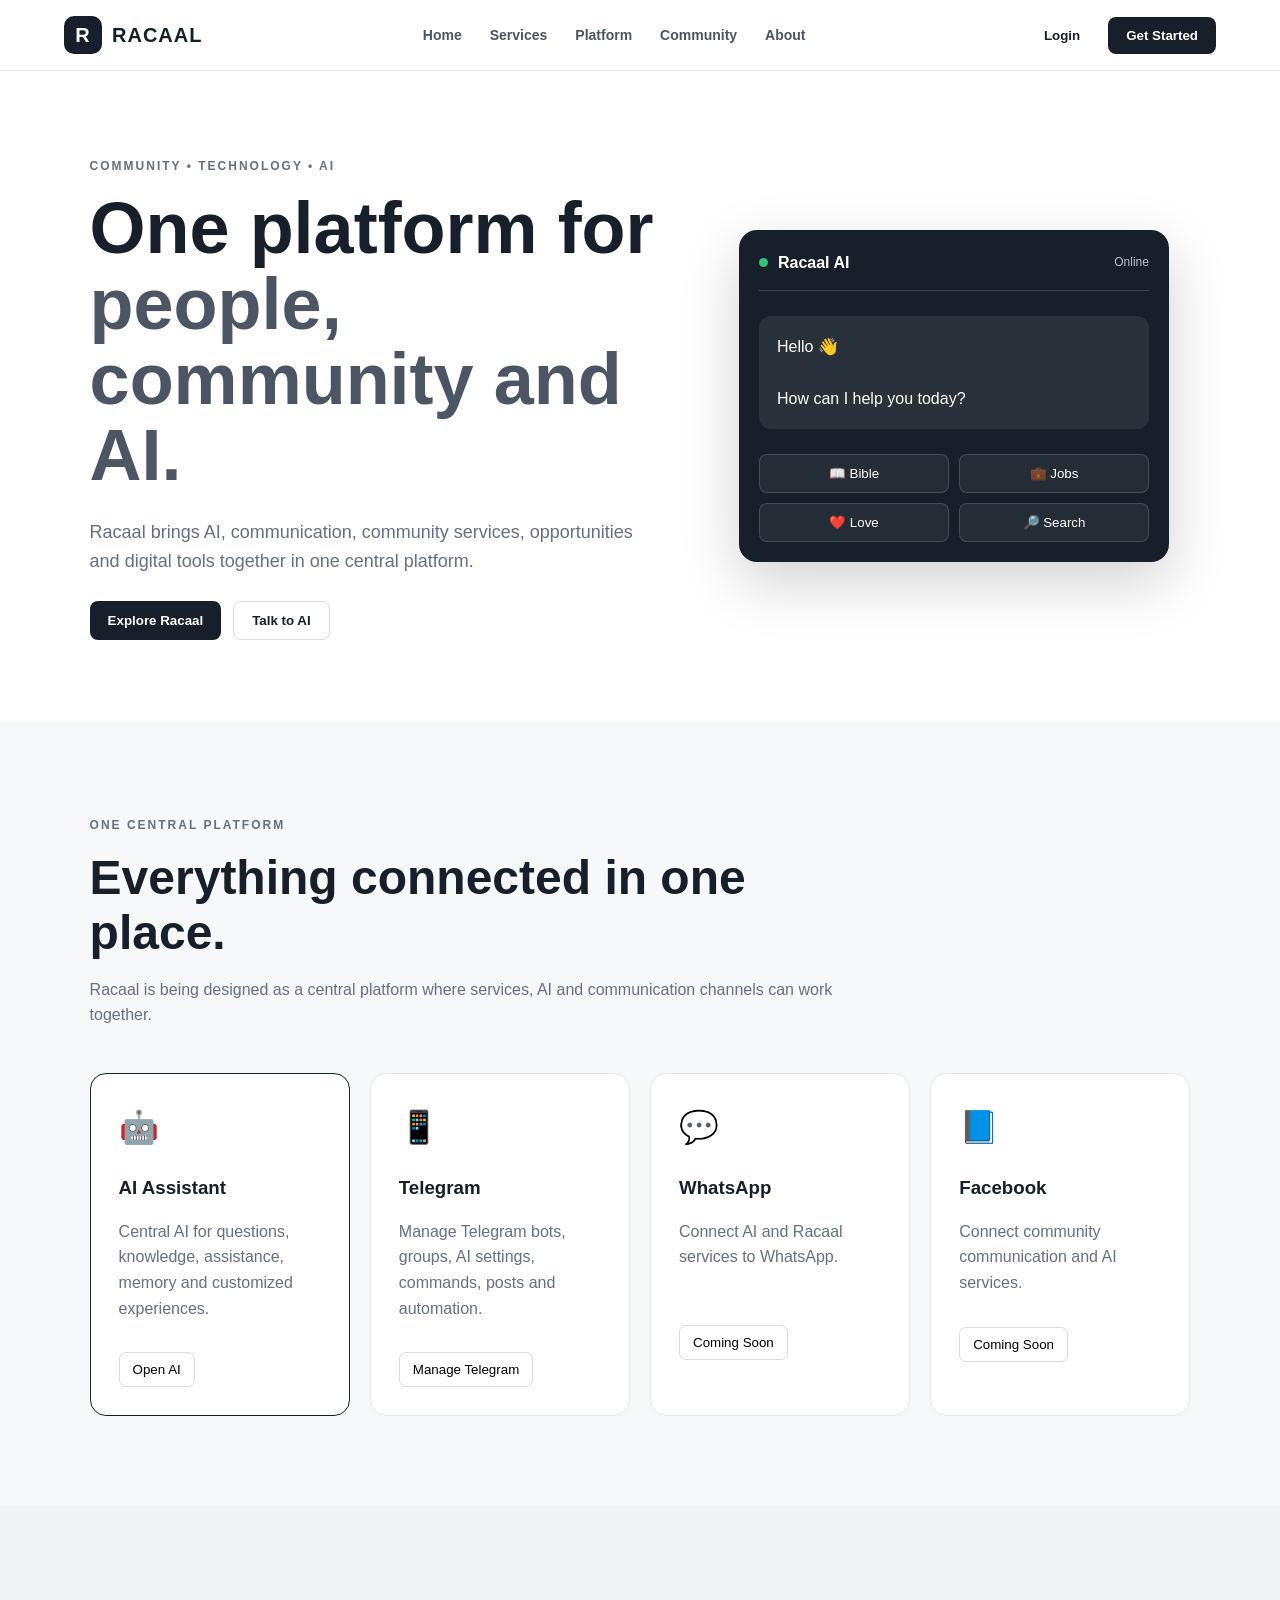
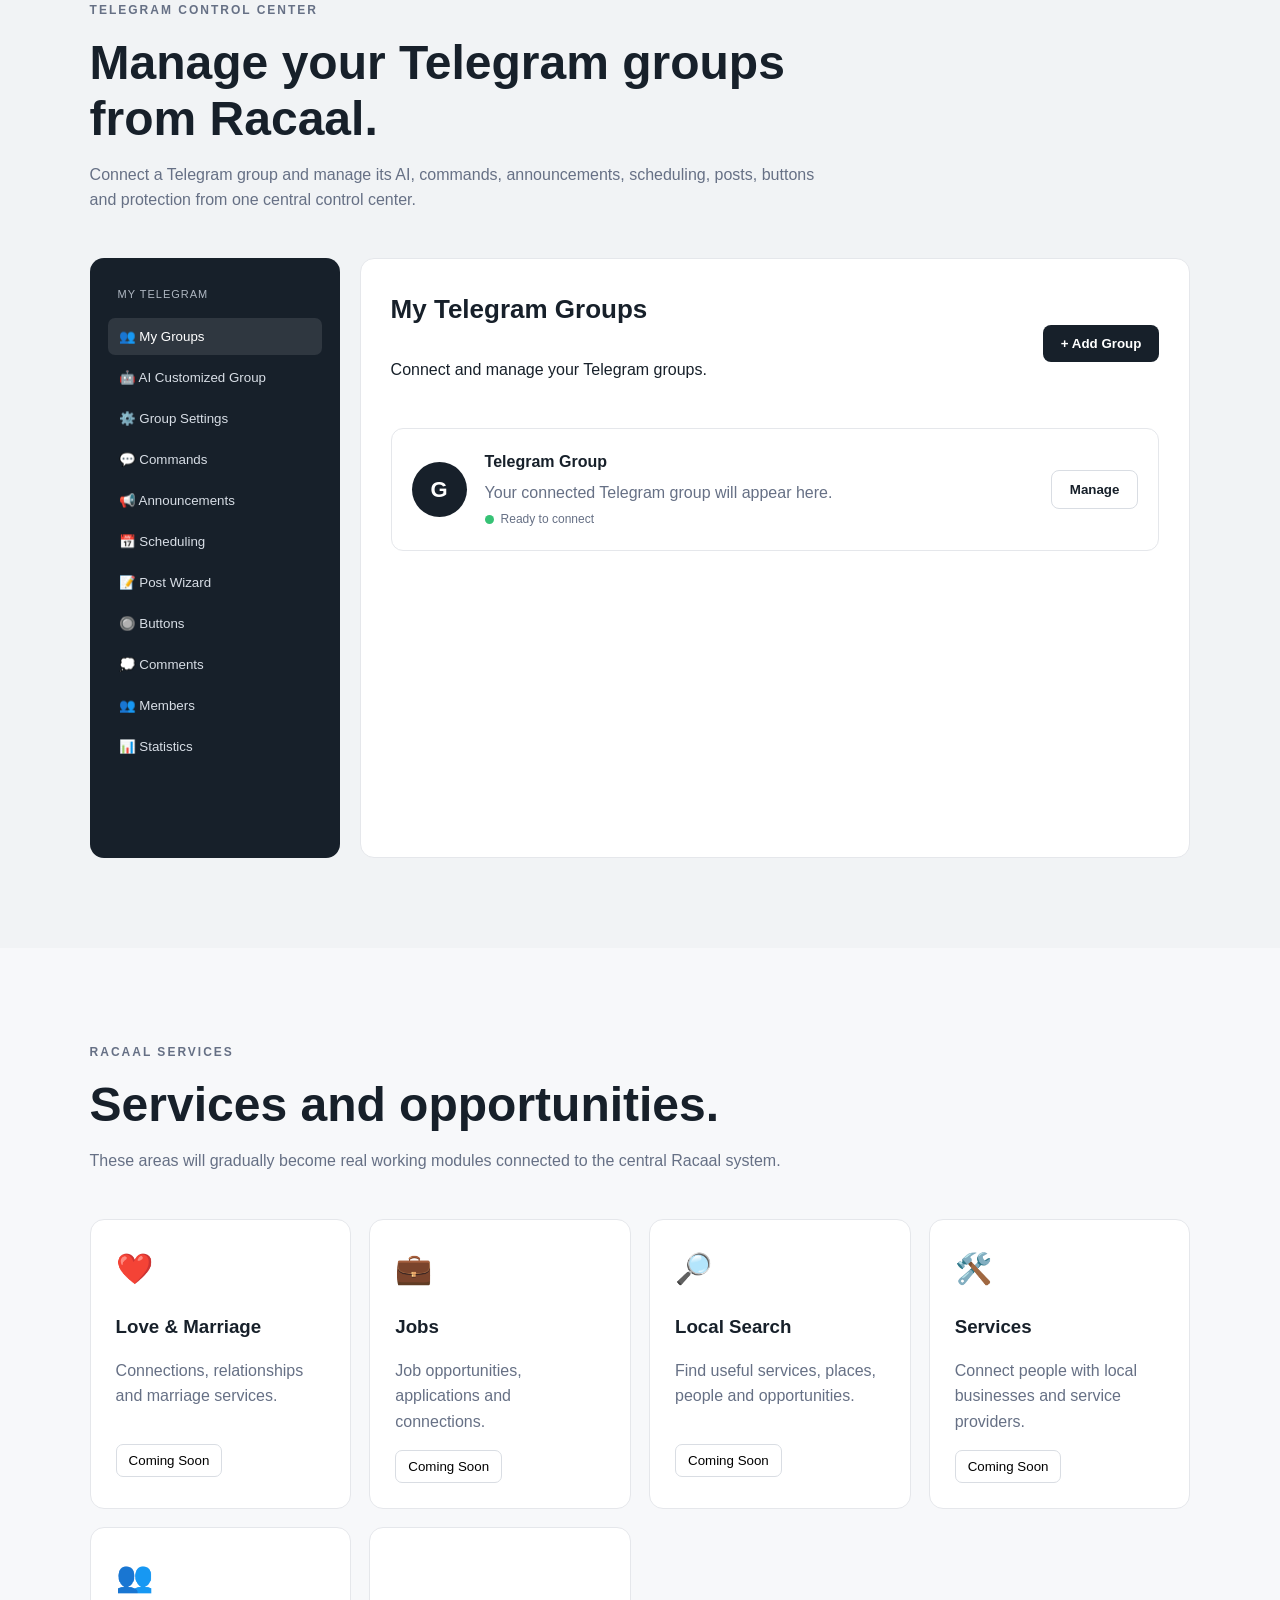
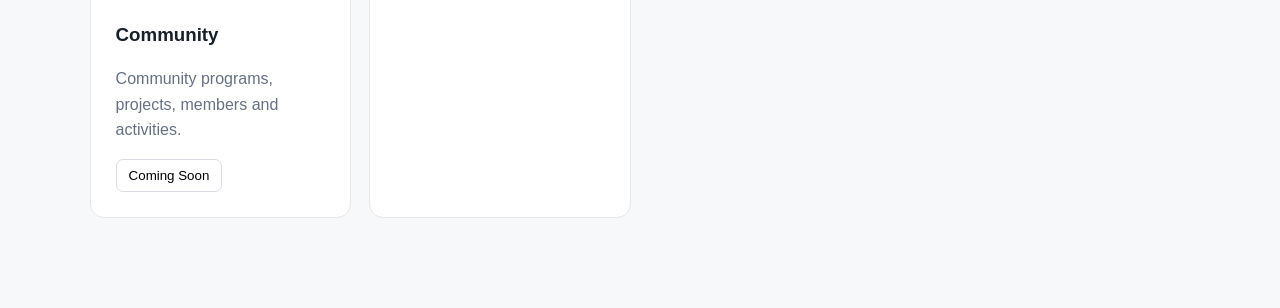
<file: index.html>
<!DOCTYPE html>
<html lang="en">
<head>
    <meta charset="UTF-8">
    <meta name="viewport" content="width=device-width, initial-scale=1.0">

    <title>Racaal | AI & Community Platform</title>

    <link rel="stylesheet" href="style.css">
</head>

<body>

    <!-- TOP NAVIGATION -->
    <header class="topbar">

        <div class="logo">
            <span class="logo-mark">R</span>
            <span>RACAAL</span>
        </div>

        <nav>
            <a href="#home">Home</a>
            <a href="#services">Services</a>
            <a href="#platform">Platform</a>
            <a href="#community">Community</a>
            <a href="#about">About</a>
        </nav>

        <div class="top-actions">
            <button class="login-btn">Login</button>
            <button class="primary-btn">Get Started</button>
        </div>

    </header>


    <!-- HERO -->
    <main id="home">

        <section class="hero">

            <div class="hero-content">

                <span class="eyebrow">COMMUNITY • TECHNOLOGY • AI</span>

                <h1>
                    One platform for
                    <span>people, community and AI.</span>
                </h1>

                <p>
                    Racaal brings AI, communication, community services,
                    opportunities and digital tools together in one central
                    platform.
                </p>

                <div class="hero-buttons">
                    <button class="primary-btn">
                        Explore Racaal
                    </button>

                    <button class="secondary-btn">
                        Talk to AI
                    </button>
                </div>

            </div>

            <div class="hero-panel">

                <div class="ai-window">

                    <div class="ai-header">
                        <div class="status-dot"></div>
                        <strong>Racaal AI</strong>
                        <span>Online</span>
                    </div>

                    <div class="ai-message">
                        Hello 👋
                        <br><br>
                        How can I help you today?
                    </div>

                    <div class="ai-options">
                        <button>📖 Bible</button>
                        <button>💼 Jobs</button>
                        <button>❤️ Love</button>
                        <button>🔎 Search</button>
                    </div>

                </div>

            </div>

        </section>


        <!-- PLATFORM -->
        <section id="platform" class="section">

            <div class="section-heading">

                <span class="eyebrow">ONE CENTRAL PLATFORM</span>

                <h2>
                    Everything connected in one place.
                </h2>

                <p>
                    Racaal is being designed as a central platform where
                    services, AI and communication channels can work together.
                </p>

            </div>

            <div class="platform-grid">

                <div class="platform-card featured">
                    <div class="icon">🤖</div>
                    <h3>AI Assistant</h3>
                    <p>
                        Central AI for questions, knowledge, assistance,
                        memory and customized experiences.
                    </p>
                    <button>Open AI</button>
                </div>

                <div class="platform-card">
                    <div class="icon">📱</div>
                    <h3>Telegram</h3>
                    <p>
                        Manage Telegram bots, groups, AI settings,
                        commands, posts and automation.
                    </p>
                    <button onclick="openSection('telegram')">
                        Manage Telegram
                    </button>
                </div>

                <div class="platform-card">
                    <div class="icon">💬</div>
                    <h3>WhatsApp</h3>
                    <p>
                        Connect AI and Racaal services to WhatsApp.
                    </p>
                    <button>Coming Soon</button>
                </div>

                <div class="platform-card">
                    <div class="icon">📘</div>
                    <h3>Facebook</h3>
                    <p>
                        Connect community communication and AI services.
                    </p>
                    <button>Coming Soon</button>
                </div>

            </div>

        </section>


        <!-- TELEGRAM CENTER -->
        <section id="telegram" class="section telegram-section">

            <div class="section-heading">

                <span class="eyebrow">TELEGRAM CONTROL CENTER</span>

                <h2>
                    Manage your Telegram groups from Racaal.
                </h2>

                <p>
                    Connect a Telegram group and manage its AI, commands,
                    announcements, scheduling, posts, buttons and protection
                    from one central control center.
                </p>

            </div>


            <div class="telegram-layout">

                <!-- SIDEBAR -->
                <aside class="telegram-sidebar">

                    <div class="group-title">
                        <span>MY TELEGRAM</span>
                    </div>

                    <button class="telegram-menu active"
                            onclick="showTelegram('groups')">
                        👥 My Groups
                    </button>

                    <button class="telegram-menu"
                            onclick="showTelegram('ai')">
                        🤖 AI Customized Group
                    </button>

                    <button class="telegram-menu"
                            onclick="showTelegram('settings')">
                        ⚙️ Group Settings
                    </button>

                    <button class="telegram-menu"
                            onclick="showTelegram('commands')">
                        💬 Commands
                    </button>

                    <button class="telegram-menu"
                            onclick="showTelegram('announcements')">
                        📢 Announcements
                    </button>

                    <button class="telegram-menu"
                            onclick="showTelegram('schedule')">
                        📅 Scheduling
                    </button>

                    <button class="telegram-menu"
                            onclick="showTelegram('post')">
                        📝 Post Wizard
                    </button>

                    <button class="telegram-menu"
                            onclick="showTelegram('buttons')">
                        🔘 Buttons
                    </button>

                    <button class="telegram-menu"
                            onclick="showTelegram('comments')">
                        💭 Comments
                    </button>

                    <button class="telegram-menu"
                            onclick="showTelegram('members')">
                        👥 Members
                    </button>

                    <button class="telegram-menu"
                            onclick="showTelegram('statistics')">
                        📊 Statistics
                    </button>

                </aside>


                <!-- TELEGRAM CONTENT -->
                <div class="telegram-content">

                    <!-- GROUPS -->
                    <div id="tg-groups" class="tg-page active">

                        <div class="tg-title-row">

                            <div>
                                <h3>My Telegram Groups</h3>
                                <p>
                                    Connect and manage your Telegram groups.
                                </p>
                            </div>

                            <button class="primary-btn">
                                + Add Group
                            </button>

                        </div>


                        <div class="group-card">

                            <div class="group-avatar">G</div>

                            <div class="group-info">

                                <h4>Telegram Group</h4>

                                <p>
                                    Your connected Telegram group will
                                    appear here.
                                </p>

                                <div class="status">
                                    <span class="status-dot"></span>
                                    Ready to connect
                                </div>

                            </div>

                            <button class="secondary-btn">
                                Manage
                            </button>

                        </div>

                    </div>


                    <!-- AI -->
                    <div id="tg-ai" class="tg-page">

                        <h3>🤖 AI Customized Group</h3>

                        <p class="page-description">
                            Customize how Racaal AI behaves inside each
                            Telegram group.
                        </p>

                        <div class="settings-grid">

                            <div class="setting-card">
                                <h4>AI Assistant</h4>
                                <p>Allow members to ask the AI questions.</p>
                                <label class="switch">
                                    <input type="checkbox" checked>
                                    <span></span>
                                </label>
                            </div>

                            <div class="setting-card">
                                <h4>AI Knowledge</h4>
                                <p>Choose the knowledge available to the AI.</p>
                                <button>Configure</button>
                            </div>

                            <div class="setting-card">
                                <h4>AI Personality</h4>
                                <p>Customize the assistant's response style.</p>
                                <button>Customize</button>
                            </div>

                            <div class="setting-card">
                                <h4>AI Memory</h4>
                                <p>Configure group memory and context.</p>
                                <button>Configure</button>
                            </div>

                        </div>

                    </div>


                    <!-- SETTINGS -->
                    <div id="tg-settings" class="tg-page">

                        <h3>⚙️ Group Settings</h3>

                        <div class="settings-list">

                            <div>
                                <strong>Welcome Messages</strong>
                                <span>Manage new-member greetings.</span>
                            </div>

                            <div>
                                <strong>Rules</strong>
                                <span>Configure group rules.</span>
                            </div>

                            <div>
                                <strong>Photo Verification</strong>
                                <span>Configure member verification.</span>
                            </div>

                            <div>
                                <strong>Protection</strong>
                                <span>Manage anti-spam and protection.</span>
                            </div>

                            <div>
                                <strong>Member Management</strong>
                                <span>Manage group member controls.</span>
                            </div>

                        </div>

                    </div>


                    <!-- COMMANDS -->
                    <div id="tg-commands" class="tg-page">

                        <h3>💬 Command Settings</h3>

                        <p>
                            Configure which commands are available in
                            the connected Telegram group.
                        </p>

                        <div class="command-box">
                            <code>/start</code>
                            <span>Start the bot</span>
                            <button>Configure</button>
                        </div>

                        <div class="command-box">
                            <code>/help</code>
                            <span>Show help</span>
                            <button>Configure</button>
                        </div>

                        <div class="command-box">
                            <code>/bible</code>
                            <span>Bible features</span>
                            <button>Configure</button>
                        </div>

                    </div>


                    <!-- ANNOUNCEMENTS -->
                    <div id="tg-announcements" class="tg-page">

                        <h3>📢 Announcements</h3>

                        <p>
                            Create and manage announcements for your
                            connected Telegram groups.
                        </p>

                        <button class="primary-btn">
                            Create Announcement
                        </button>

                    </div>


                    <!-- SCHEDULING -->
                    <div id="tg-schedule" class="tg-page">

                        <h3>📅 Scheduling</h3>

                        <p>
                            Schedule messages, Bible posts, announcements
                            and other automated content.
                        </p>

                        <button class="primary-btn">
                            Create Schedule
                        </button>

                    </div>


                    <!-- POST WIZARD -->
                    <div id="tg-post" class="tg-page">

                        <h3>📝 Post Wizard</h3>

                        <p>
                            Create a Telegram post with text, media,
                            links and interactive elements.
                        </p>

                        <div class="wizard-box">

                            <textarea
                                placeholder="Write your post here...">
                            </textarea>

                            <div class="wizard-actions">
                                <button>Add Photo</button>
                                <button>Add URL</button>
                                <button>Add Button</button>
                                <button>Add Comments</button>
                            </div>

                            <button class="primary-btn">
                                Preview Post
                            </button>

                        </div>

                    </div>


                    <!-- BUTTONS -->
                    <div id="tg-buttons" class="tg-page">

                        <h3>🔘 Button Builder</h3>

                        <p>
                            Create buttons for Telegram posts and messages.
                        </p>

                        <div class="button-builder">

                            <input
                                type="text"
                                placeholder="Button text">

                            <input
                                type="text"
                                placeholder="Button URL">

                            <button class="primary-btn">
                                Add Button
                            </button>

                        </div>

                    </div>


                    <!-- COMMENTS -->
                    <div id="tg-comments" class="tg-page">

                        <h3>💭 Comments</h3>

                        <p>
                            Configure comments and discussion features
                            for supported Telegram posts.
                        </p>

                        <button class="primary-btn">
                            Configure Comments
                        </button>

                    </div>


                    <!-- MEMBERS -->
                    <div id="tg-members" class="tg-page">

                        <h3>👥 Members</h3>

                        <p>
                            View and manage members of connected groups.
                        </p>

                        <div class="empty-state">
                            Member information will appear after a
                            Telegram group is connected.
                        </div>

                    </div>


                    <!-- STATISTICS -->
                    <div id="tg-statistics" class="tg-page">

                        <h3>📊 Statistics</h3>

                        <div class="statistics-grid">

                            <div>
                                <strong>0</strong>
                                <span>Members</span>
                            </div>

                            <div>
                                <strong>0</strong>
                                <span>AI Questions</span>
                            </div>

                            <div>
                                <strong>0</strong>
                                <span>Posts</span>
                            </div>

                            <div>
                                <strong>0</strong>
                                <span>Scheduled</span>
                            </div>

                        </div>

                    </div>

                </div>

            </div>

        </section>


        <!-- SERVICES -->
        <section id="services" class="section">

            <div class="section-heading">

                <span class="eyebrow">RACAAL SERVICES</span>

                <h2>Services and opportunities.</h2>

                <p>
                    These areas will gradually become real working modules
                    connected to the central Racaal system.
                </p>

            </div>

            <div class="service-grid">

                <div class="service-card">
                    <div>❤️</div>
                    <h3>Love & Marriage</h3>
                    <p>Connections, relationships and marriage services.</p>
                    <button>Coming Soon</button>
                </div>

                <div class="service-card">
                    <div>💼</div>
                    <h3>Jobs</h3>
                    <p>Job opportunities, applications and connections.</p>
                    <button>Coming Soon</button>
                </div>

                <div class="service-card">
                    <div>🔎</div>
                    <h3>Local Search</h3>
                    <p>Find useful services, places, people and opportunities.</p>
                    <button>Coming Soon</button>
                </div>

                <div class="service-card">
                    <div>🛠️</div>
                    <h3>Services</h3>
                    <p>Connect people with local businesses and service providers.</p>
                    <button>Coming Soon</button>
                </div>

                <div class="service-card">
                    <div>👥</div>
                    <h3>Community</h3>
                    <p>Community programs, projects, members and activities.</p>
                    <button>Coming Soon</button>
                </div>

                <div class="service-card">
                    <di
</file>
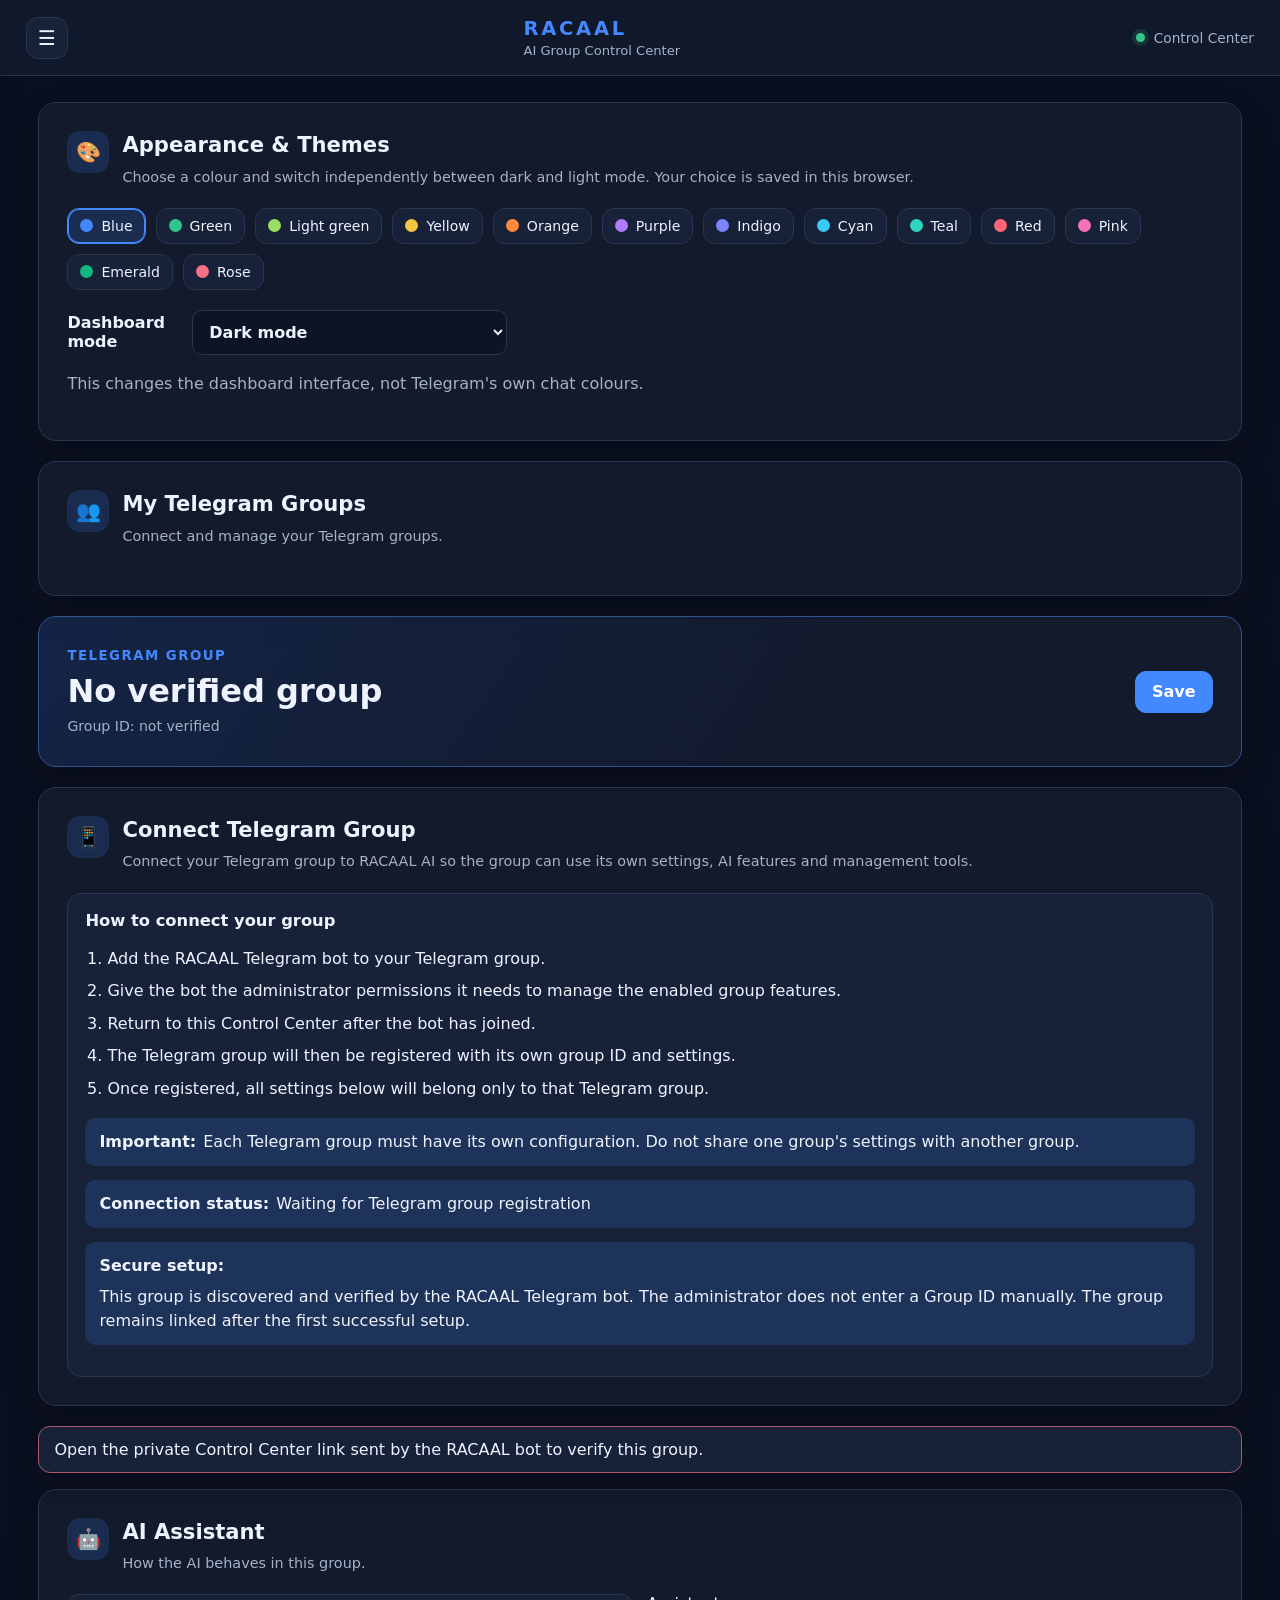
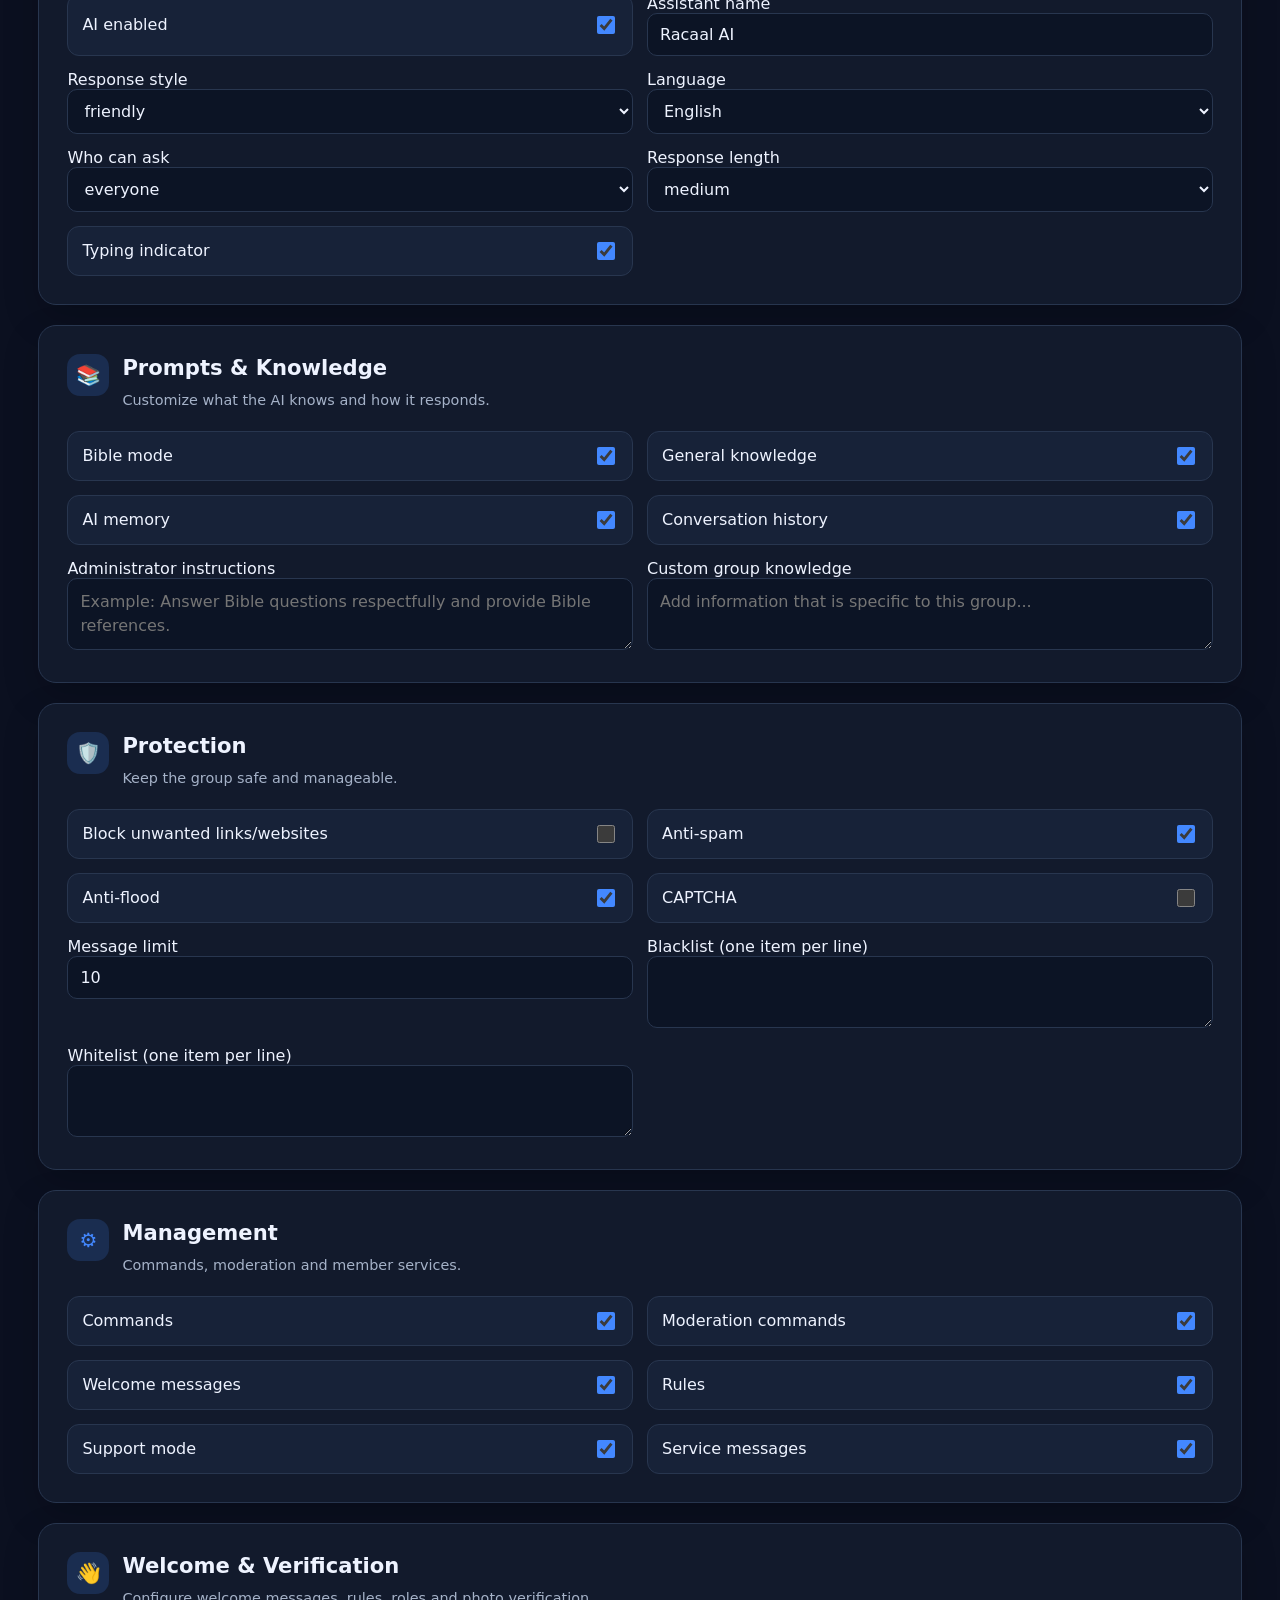
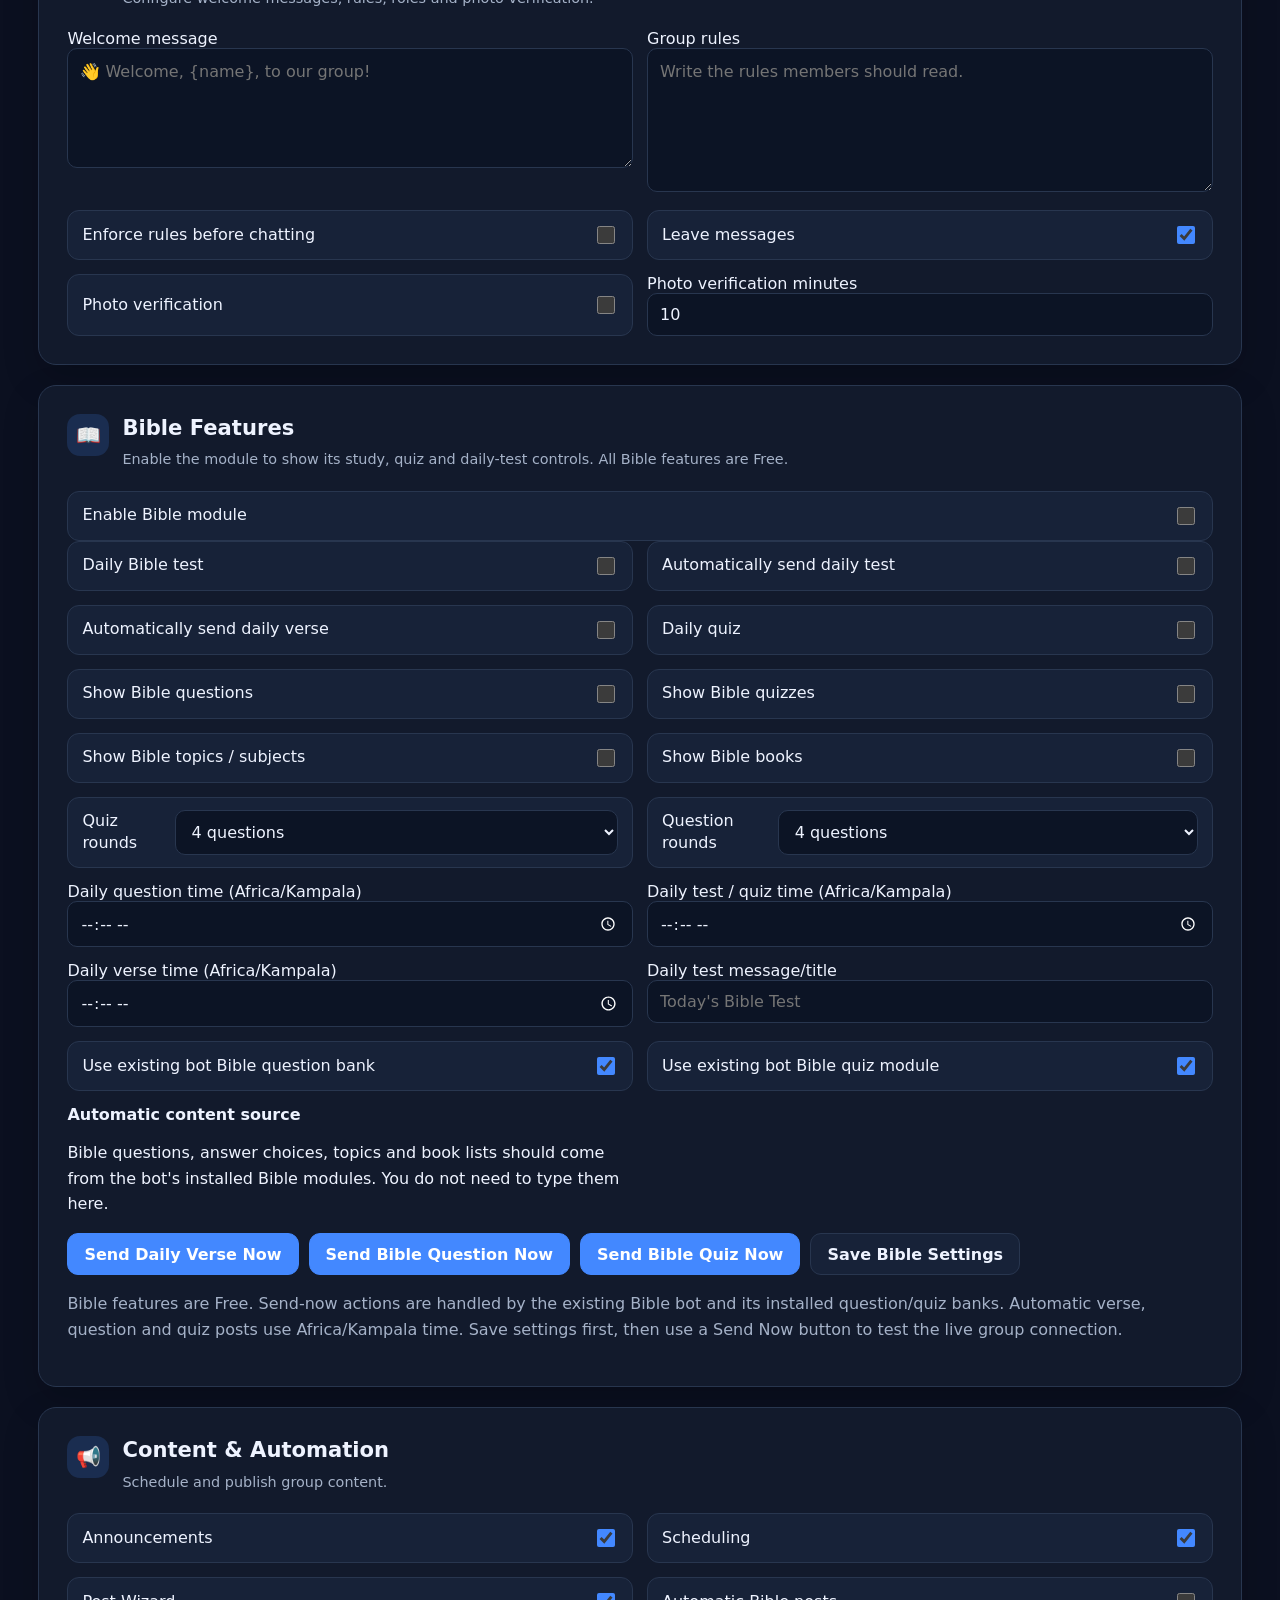
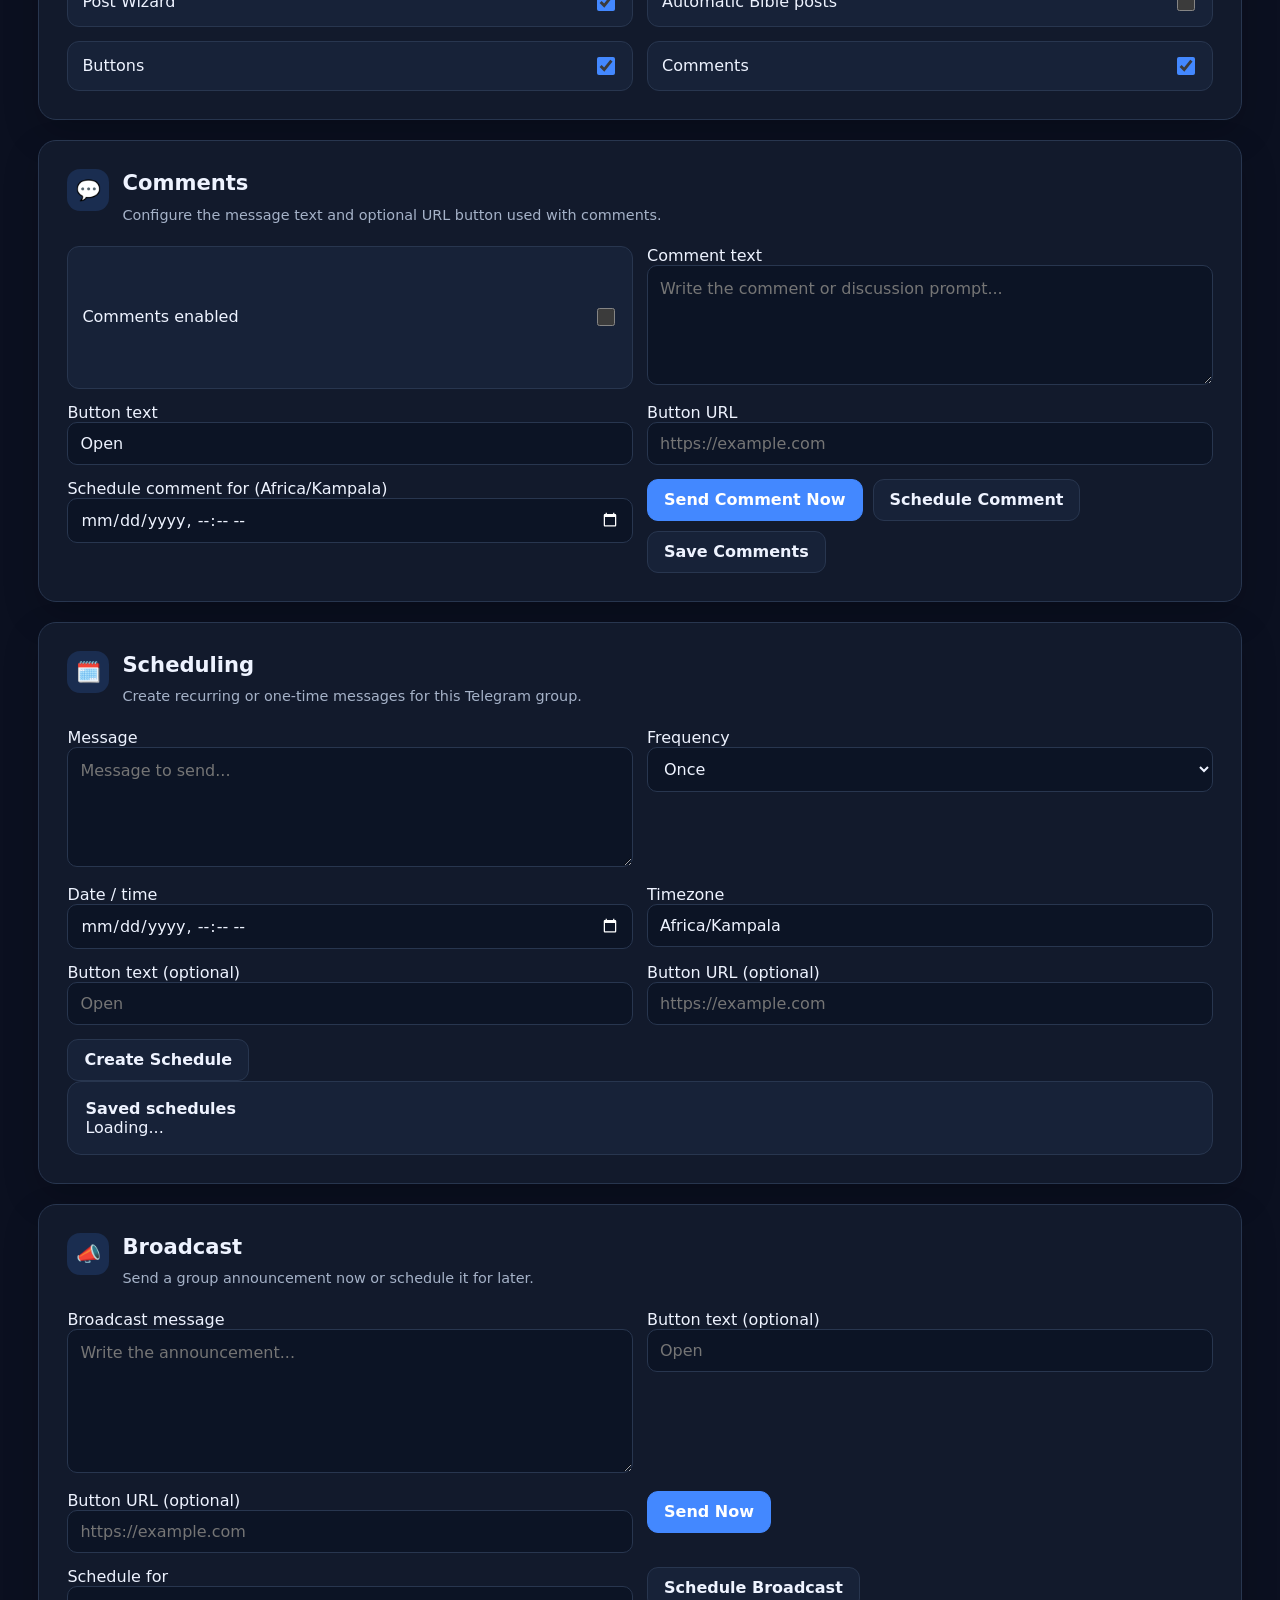
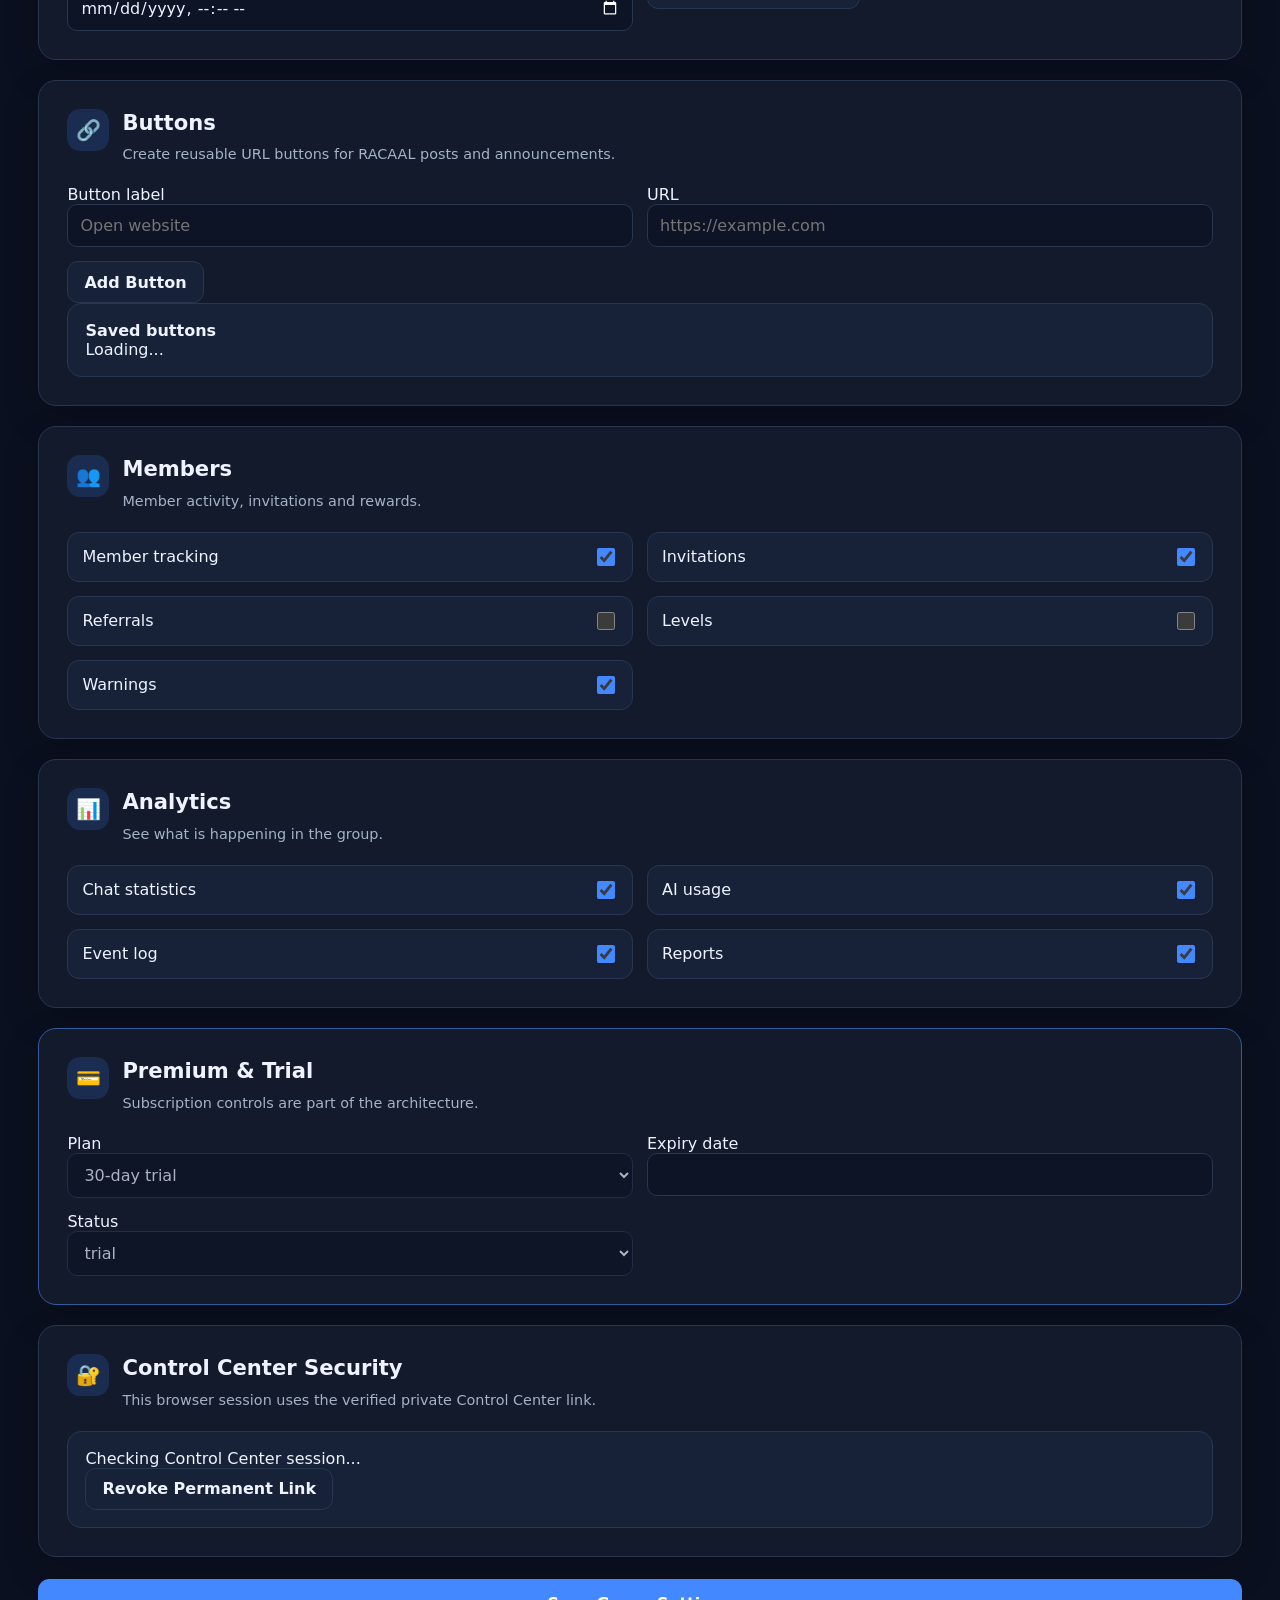
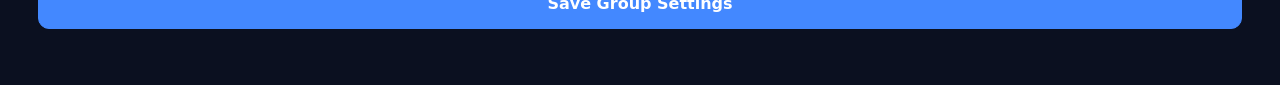
<file: frontend/index.html>
<!doctype html>
<html lang="en">
<head>
  <meta charset="utf-8">
  <meta name="viewport" content="width=device-width, initial-scale=1">
  <title>Racaal AI Control Center</title>
  <link rel="stylesheet" href="control-center.css">
</head>

<body>

<header class="topbar">
  <button type="button" class="menu-toggle" id="sidebarToggle" aria-label="Open settings menu" aria-expanded="false">☰</button>
  <div class="topbar-brand">
    <div class="brand">RACAAL</div>
    <div class="subtitle">AI Group Control Center</div>
  </div>

  <div class="status">
    <span></span>
    Control Center
  </div>
</header>


<div class="app-shell">
  <aside class="sidebar" id="settingsSidebar" aria-label="Control Center settings navigation">
    <div class="sidebar-heading"><span class="sidebar-mark">R</span><div><strong>Settings</strong><small>Group Control Center</small></div></div>
    <nav id="sidebarNav" class="sidebar-nav" aria-label="Settings sections"></nav>
    <div class="sidebar-footer"><span class="status-dot"></span><span>Settings are group-specific</span></div>
  </aside>
  <div class="sidebar-backdrop" id="sidebarBackdrop" hidden></div>
  <main class="page" id="mainContent">

<section class="section-card appearance-card" id="appearanceSettings">
  <div class="section-title"><span>🎨</span><div><h2>Appearance &amp; Themes</h2><p>Choose a colour and switch independently between dark and light mode. Your choice is saved in this browser.</p></div></div>
  <div class="theme-swatches" role="group" aria-label="Dashboard colour theme">
    <button type="button" class="theme-swatch" data-theme-choice="blue" aria-pressed="false"><span class="swatch-dot blue"></span>Blue</button>
    <button type="button" class="theme-swatch" data-theme-choice="green" aria-pressed="false"><span class="swatch-dot green"></span>Green</button>
    <button type="button" class="theme-swatch" data-theme-choice="light-green" aria-pressed="false"><span class="swatch-dot light-green"></span>Light green</button>
    <button type="button" class="theme-swatch" data-theme-choice="yellow" aria-pressed="false"><span class="swatch-dot yellow"></span>Yellow</button>
    <button type="button" class="theme-swatch" data-theme-choice="orange" aria-pressed="false"><span class="swatch-dot orange"></span>Orange</button>
    <button type="button" class="theme-swatch" data-theme-choice="purple" aria-pressed="false"><span class="swatch-dot purple"></span>Purple</button>
    <button type="button" class="theme-swatch" data-theme-choice="indigo" aria-pressed="false"><span class="swatch-dot indigo"></span>Indigo</button>
    <button type="button" class="theme-swatch" data-theme-choice="cyan" aria-pressed="false"><span class="swatch-dot cyan"></span>Cyan</button>
    <button type="button" class="theme-swatch" data-theme-choice="teal" aria-pressed="false"><span class="swatch-dot teal"></span>Teal</button>
    <button type="button" class="theme-swatch" data-theme-choice="red" aria-pressed="false"><span class="swatch-dot red"></span>Red</button>
    <button type="button" class="theme-swatch" data-theme-choice="pink" aria-pressed="false"><span class="swatch-dot pink"></span>Pink</button>
    <button type="button" class="theme-swatch" data-theme-choice="emerald" aria-pressed="false"><span class="swatch-dot emerald"></span>Emerald</button>
    <button type="button" class="theme-swatch" data-theme-choice="rose" aria-pressed="false"><span class="swatch-dot rose"></span>Rose</button>
  </div>
  <label class="mode-toggle">Dashboard mode<select id="appearanceMode"><option value="dark">Dark mode</option><option value="light">Light mode</option></select></label>
  <p class="helper-text">This changes the dashboard interface, not Telegram's own chat colours.</p>
</section>
<!-- ======================================================
     MY TELEGRAM GROUPS
     ====================================================== -->

<section class="section-card" id="myTelegramGroups">

  <div class="section-title">

    <span>👥</span>

    <div>
      <h2>My Telegram Groups</h2>

      <p>
        Connect and manage your Telegram groups.
      </p>
    </div>

  </div>

  <div id="telegramGroups"></div>

</section>


<!-- ======================================================
     TELEGRAM GROUP
     ====================================================== -->


  <!-- ======================================================
       TELEGRAM GROUP
       ====================================================== -->

  <section class="group-card">

    <div>
      <small>TELEGRAM GROUP</small>

      <h1 id="groupName">Demo Group</h1>

      <p id="groupId">
        Group ID: demo-group
      </p>
    </div>

    <button class="primary" id="saveTop" data-action="save-settings">
      Save
    </button>

  </section>


  <!-- ======================================================
       TELEGRAM GROUP CONNECTION
       ====================================================== -->

  <section class="section-card telegram-connect">

    <div class="section-title">

      <span>📱</span>

      <div>
        <h2>Connect Telegram Group</h2>

        <p>
          Connect your Telegram group to RACAAL AI so the group can
          use its own settings, AI features and management tools.
        </p>
      </div>

    </div>


    <div class="connection-box">

      <h3>How to connect your group</h3>

      <ol>

        <li>
          Add the RACAAL Telegram bot to your Telegram group.
        </li>

        <li>
          Give the bot the administrator permissions it needs
          to manage the enabled group features.
        </li>

        <li>
          Return to this Control Center after the bot has joined.
        </li>

        <li>
          The Telegram group will then be registered with its
          own group ID and settings.
        </li>

        <li>
          Once registered, all settings below will belong only
          to that Telegram group.
        </li>

      </ol>


      <div class="connection-note">

        <strong>Important:</strong>

        <span>
          Each Telegram group must have its own configuration.
          Do not share one group's settings with another group.
        </span>

      </div>


      <div class="telegram-status" id="telegramStatus">

        <strong>Connection status:</strong>

        <span id="telegramStatusText">
          Waiting for Telegram group registration
        </span>

      </div>


      <div class="connection-note">
        <strong>Secure setup:</strong>
        <span>
          This group is discovered and verified by the RACAAL Telegram bot.
          The administrator does not enter a Group ID manually.
          The group remains linked after the first successful setup.
        </span>
      </div>

      <button
        type="button"
        class="secondary"
        id="connectTelegram"
        hidden
      >
        Register Telegram Group
      </button>

    </div>

  </section>


  <!-- ======================================================
       MESSAGE
       ====================================================== -->

  <div id="message" class="message" hidden></div>


  <!-- ======================================================
       AI ASSISTANT
       ====================================================== -->

  <section class="section-card">

    <div class="section-title">

      <span>🤖</span>

      <div>
        <h2>AI Assistant</h2>
        <p>How the AI behaves in this group.</p>
      </div>

    </div>


    <div class="grid">

      <label class="toggle">
        <span>AI enabled</span>
        <input
          type="checkbox"
          data-path="ai.enabled"
          checked
        >
      </label>


      <label>
        Assistant name

        <input
          data-path="ai.assistant_name"
          value="Racaal AI"
        >
      </label>


      <label>
        Response style

        <select data-path="ai.response_style">

          <option>friendly</option>
          <option>professional</option>
          <option>concise</option>
          <option>teaching</option>

        </select>

      </label>


      <label>
        Language

        <select data-path="ai.language">

          <option>English</option>
          <option>Swahili</option>
          <option>Luganda</option>
          <option>French</option>

        </select>

      </label>


      <label>
        Who can ask

        <select data-path="ai.who_can_ask">

          <option>everyone</option>
          <option>members</option>
          <option>admins</option>

        </select>

      </label>


      <label>
        Response length

        <select data-path="ai.response_length">

          <option>short</option>
          <option selected>medium</option>
          <option>long</option>

        </select>

      </label>


      <label class="toggle">

        <span>Typing indicator</span>

        <input
          type="checkbox"
          data-path="ai.typing_indicator"
          checked
        >

      </label>

    </div>

  </section>


  <!-- ======================================================
       PROMPTS & KNOWLEDGE
       ====================================================== -->

  <section class="section-card">

    <div class="section-title">

      <span>📚</span>

      <div>
        <h2>Prompts & Knowledge</h2>
        <p>Customize what the AI knows and how it responds.</p>
      </div>

    </div>


    <div class="grid">

      <label class="toggle">

        <span>Bible mode</span>

        <input
          type="checkbox"
          data-path="knowledge.bible_mode"
          checked
        >

      </label>


      <label class="toggle">

        <span>General knowledge</span>

        <input
          type="checkbox"
          data-path="knowledge.general_knowledge"
          checked
        >

      </label>


      <label class="toggle">

        <span>AI memory</span>

        <input
          type="checkbox"
          data-path="knowledge.memory_enabled"
          checked
        >

      </label>


      <label class="toggle">

        <span>Conversation history</span>

        <input
          type="checkbox"
          data-path="knowledge.history_enabled"
          checked
        >

      </label>


      <label class="wide">

        Administrator instructions

        <textarea
          data-path="knowledge.system_instructions"
          placeholder="Example: Answer Bible questions respectfully and provide Bible references."
        ></textarea>

      </label>


      <label class="wide">

        Custom group knowledge

        <textarea
          data-path="knowledge.custom_knowledge"
          placeholder="Add information that is specific to this group..."
        ></textarea>

      </label>

    </div>

  </section>


  <!-- ======================================================
       PROTECTION
       ====================================================== -->

  <section class="section-card">

    <div class="section-title">

      <span>🛡️</span>

      <div>
        <h2>Protection</h2>
        <p>Keep the group safe and manageable.</p>
      </div>

    </div>


    <div class="grid">

      <label class="toggle">

        <span>Block unwanted links/websites</span>

        <input type="checkbox" data-path="protection.block_links">

      </label>


      <label class="toggle">

        <span>Anti-spam</span>

        <input
          type="checkbox"
          data-path="protection.anti_spam"
          checked
        >

      </label>


      <label class="toggle">

        <span>Anti-flood</span>

        <input
          type="checkbox"
          data-path="protection.anti_flood"
          checked
        >

      </label>


      <label class="toggle">

        <span>CAPTCHA</span>

        <input
          type="checkbox"
          data-path="protection.captcha"
        >

      </label>


      <label>

        Message limit

        <input
          type="number"
          min="1"
          max="100"
          data-path="protection.message_limit"
          value="10"
        >

      </label>


      <label class="wide">

        Blacklist (one item per line)

        <textarea
          data-path="protection.blacklist"
        ></textarea>

      </label>


      <label class="wide">

        Whitelist (one item per line)

        <textarea
          data-path="protection.whitelist"
        ></textarea>

      </label>

    </div>

  </section>


  <!-- ======================================================
       MANAGEMENT
       ====================================================== -->

  <section class="section-card">

    <div class="section-title">

      <span>⚙️</span>

      <div>
        <h2>Management</h2>
        <p>Commands, moderation and member services.</p>
      </div>

    </div>


    <div class="grid">

      <label class="toggle">
        <span>Commands</span>
        <input
          type="checkbox"
          data-path="management.commands_enabled"
          checked
        >
      </label>


      <label class="toggle">
        <span>Moderation commands</span>
        <input
          type="checkbox"
          data-path="management.moderation_commands"
          checked
        >
      </label>


      <label class="toggle">
        <span>Welcome messages</span>
        <input
          type="checkbox"
          data-path="management.welcome_messages"
          checked
        >
      </label>


      <label class="toggle">
        <span>Rules</span>
        <input
          type="checkbox"
          data-path="management.rules_enabled"
          checked
        >
      </label>


      <label class="toggle">
        <span>Support mode</span>
        <input
          type="checkbox"
          data-path="management.support_mode"
          checked
        >
      </label>


      <label class="toggle">
        <span>Service messages</span>
        <input
          type="checkbox"
          data-path="management.service_messages"
          checked
        >
      </label>

    </div>

  </section>


  <!-- ======================================================
       WELCOME, RULES & PHOTO VERIFICATION
       ====================================================== -->

  <section class="section-card">

    <div class="section-title">
      <span>👋</span>
      <div>
        <h2>Welcome & Verification</h2>
        <p>Configure welcome messages, rules, roles and photo verification.</p>
      </div>
    </div>

    <div class="grid">

      <label>
        Welcome message
        <textarea data-path="welcome.text" rows="4"
          placeholder="👋 Welcome, {name}, to our group!"></textarea>
      </label>

      <label>
        Group rules
        <textarea data-path="welcome.rules" rows="5"
          placeholder="Write the rules members should read."></textarea>
      </label>

      <label class="toggle">
        <span>Enforce rules before chatting</span>
        <input type="checkbox" data-path="welcome.enforce_rules">
      </label>

      <label class="toggle">
        <span>Leave messages</span>
        <input type="checkbox" data-path="welcome.leave_messages" checked>
      </label>

      <label class="toggle">
        <span>Photo verification</span>
        <input type="checkbox" data-path="welcome.photo_verification">
      </label>

      <label>
        Photo verification minutes
        <input type="number" min="1" max="60"
          data-path="welcome.photo_verification_minutes" value="10">
      </label>

    </div>

  </section>


  <!-- ======================================================
       CONTENT & AUTOMATION
       ====================================================== -->

  <!-- RACAAL BIBLE MODULE: all Bible features remain FREE -->
<section class="section-card bible-module" id="bibleModule">
  <div class="section-title">
    <span>📖</span>
    <div><h2>Bible Features</h2><p>Enable the module to show its study, quiz and daily-test controls. All Bible features are Free.</p></div>
  </div>
  <label class="toggle"><span>Enable Bible module</span><input type="checkbox" data-path="bible.enabled"></label>
  <div class="grid bible-settings">
    <label class="toggle"><span>Daily Bible test</span><input type="checkbox" data-path="bible.daily_test_enabled"></label>
    <label class="toggle"><span>Automatically send daily test</span><input type="checkbox" data-path="bible.daily_test_auto_send"></label>
    <label class="toggle"><span>Automatically send daily verse</span><input type="checkbox" data-path="bible.daily_verse_auto_send"></label>
    <label class="toggle"><span>Daily quiz</span><input type="checkbox" data-path="bible.daily_quiz_enabled"></label>
    <label class="toggle"><span>Show Bible questions</span><input type="checkbox" data-path="bible.questions_enabled"></label>
    <label class="toggle"><span>Show Bible quizzes</span><input type="checkbox" data-path="bible.quizzes_enabled"></label>
    <label class="toggle"><span>Show Bible topics / subjects</span><input type="checkbox" data-path="bible.topics_enabled"></label>
    <label class="toggle"><span>Show Bible books</span><input type="checkbox" data-path="bible.books_enabled"></label>
    <label class="toggle"><span>Quiz rounds</span><select data-path="bible.quiz_round_questions"><option value="4">4 questions</option><option value="5">5 questions</option><option value="10">10 questions</option><option value="15">15 questions</option></select></label>
    <label class="toggle"><span>Question rounds</span><select data-path="bible.question_round_questions"><option value="4">4 questions</option><option value="5">5 questions</option><option value="10">10 questions</option><option value="15">15 questions</option></select></label>
    <label><span>Daily question time (Africa/Kampala)</span><input type="time" data-path="bible.daily_questions_time"></label>
    <label><span>Daily test / quiz time (Africa/Kampala)</span><input type="time" data-path="bible.daily_quiz_time"></label>
    <label><span>Daily verse time (Africa/Kampala)</span><input type="time" data-path="bible.daily_verse_time"></label>
    <label><span>Daily test message/title</span><input type="text" data-path="bible.daily_test_title" placeholder="Today's Bible Test"></label>
    <label class="toggle"><span>Use existing bot Bible question bank</span><input type="checkbox" data-path="bible.use_module_question_bank" checked></label>
    <label class="toggle"><span>Use existing bot Bible quiz module</span><input type="checkbox" data-path="bible.use_module_quiz_bank" checked></label>
    <div class="wide bible-module-source"><strong>Automatic content source</strong><p>Bible questions, answer choices, topics and book lists should come from the bot's installed Bible modules. You do not need to type them here.</p></div>
  </div>
  <div class="action-row">
    <button type="button" class="primary" id="bibleSendVerseNow">Send Daily Verse Now</button>
    <button type="button" class="primary" id="bibleSendQuestionNow">Send Bible Question Now</button>
    <button type="button" class="primary" id="bibleSendNow">Send Bible Quiz Now</button>
    <button type="button" class="secondary" id="bibleSave">Save Bible Settings</button>
  </div>
  <p class="helper-text">Bible features are Free. Send-now actions are handled by the existing Bible bot and its installed question/quiz banks. Automatic verse, question and quiz posts use Africa/Kampala time. Save settings first, then use a Send Now button to test the live group connection.</p>
</section>

<section class="section-card">

    <div class="section-title">

      <span>📢</span>

      <div>
        <h2>Content & Automation</h2>
        <p>Schedule and publish group content.</p>
      </div>

    </div>


    <div class="grid">

      <label class="toggle">
        <span>Announcements</span>
        <input
          type="checkbox"
          data-path="automation.announcements"
           data-feature="announcements"
          checked
        >
      </label>


      <label class="toggle">
        <span>Scheduling</span>
        <input
          type="checkbox"
          data-path="automation.scheduling"
           data-feature="scheduling"
          checked
        >
      </label>


      <label class="toggle">
        <span>Post Wizard</span>
        <input
          type="checkbox"
          data-path="automation.post_wizard"
           data-feature="post_wizard"
          checked
        >
      </label>


      <label class="toggle">
        <span>Automatic Bible posts</span>
        <input
          type="checkbox"
          data-path="automation.automatic_bible_posts"
           data-feature="automatic_bible_posts"
        >
      </label>


      <label class="toggle">
        <span>Buttons</span>
        <input
          type="checkbox"
          data-path="automation.buttons"
           data-feature="buttons"
          checked
        >
      </label>


      <label class="toggle">
        <span>Comments</span>
        <input
          type="checkbox"
          data-path="automation.comments"
           data-feature="comments"
          checked
        >
      </label>

    </div>

  </section>



  <!-- ======================================================
       COMMENTS
       ====================================================== -->

  <section class="section-card">
    <div class="section-title">
      <span>💬</span>
      <div>
        <h2>Comments</h2>
        <p>Configure the message text and optional URL button used with comments.</p>
      </div>
    </div>

    <div class="grid">
      <label class="toggle">
        <span>Comments enabled</span>
        <input type="checkbox" id="commentsEnabled"
          data-path="automation.comments" data-feature="comments">
      </label>

      <label>
        Comment text
        <textarea id="commentText" rows="4"
          placeholder="Write the comment or discussion prompt..."></textarea>
      </label>

      <label>
        Button text
        <input id="commentButtonText" value="Open">
      </label>

      <label>
        Button URL
        <input id="commentUrl" type="url"
          placeholder="https://example.com">
      </label>

      <label>
        Schedule comment for (Africa/Kampala)
        <input id="commentScheduleTime" type="datetime-local">
      </label>
      <div class="action-row">
        <button type="button" class="primary" id="sendCommentNow">Send Comment Now</button>
        <button type="button" class="secondary" id="scheduleComment">Schedule Comment</button>
        <button type="button" class="secondary" id="saveComments">Save Comments</button>
      </div>
    </div>
  </section>


  <!-- ======================================================
       SCHEDULING
       ====================================================== -->

  <section class="section-card">
    <div class="section-title">
      <span>🗓️</span>
      <div>
        <h2>Scheduling</h2>
        <p>Create recurring or one-time messages for this Telegram group.</p>
      </div>
    </div>

    <div class="grid">
      <label>
        Message
        <textarea id="scheduleMessage" rows="4"
          placeholder="Message to send..."></textarea>
      </label>

      <label>
        Frequency
        <select id="scheduleFrequency">
          <option value="once">Once</option>
          <option value="daily">Daily</option>
          <option value="weekly">Weekly</option>
          <option value="monthly">Monthly</option>
        </select>
      </label>

      <label>
        Date / time
        <input id="scheduleTime" type="datetime-local">
      </label>

      <label>
        Timezone
        <input id="scheduleTimezone" value="Africa/Kampala">
      </label>

      <label>
        Button text (optional)
        <input id="scheduleButtonText" placeholder="Open">
      </label>

      <label>
        Button URL (optional)
        <input id="scheduleButtonUrl" type="url"
          placeholder="https://example.com">
      </label>

      <div>
        <button type="button" class="secondary" id="createSchedule">
          Create Schedule
        </button>
      </div>
    </div>

    <div id="scheduleList" class="connection-box">
      <strong>Saved schedules</strong>
      <div id="scheduleItems">Loading...</div>
    </div>
  </section>


  <!-- ======================================================
       BROADCAST
       ====================================================== -->

  <section class="section-card">
    <div class="section-title">
      <span>📣</span>
      <div>
        <h2>Broadcast</h2>
        <p>Send a group announcement now or schedule it for later.</p>
      </div>
    </div>

    <div class="grid">
      <label class="wide">
        Broadcast message
        <textarea id="broadcastMessage" rows="5"
          placeholder="Write the announcement..."></textarea>
      </label>

      <label>
        Button text (optional)
        <input id="broadcastButtonText" placeholder="Open">
      </label>

      <label>
        Button URL (optional)
        <input id="broadcastButtonUrl" type="url"
          placeholder="https://example.com">
      </label>

      <div>
        <button type="button" class="primary" id="sendBroadcast">
          Send Now
        </button>
      </div>

      <label>
        Schedule for
        <input id="broadcastScheduleTime" type="datetime-local">
      </label>

      <div>
        <button type="button" class="secondary" id="scheduleBroadcast">
          Schedule Broadcast
        </button>
      </div>
    </div>
  </section>


  <!-- ======================================================
       CUSTOM BUTTONS
       ====================================================== -->

  <section class="section-card">
    <div class="section-title">
      <span>🔗</span>
      <div>
        <h2>Buttons</h2>
        <p>Create reusable URL buttons for RACAAL posts and announcements.</p>
      </div>
    </div>

    <div class="grid">
      <label>
        Button label
        <input id="buttonLabel" placeholder="Open website">
      </label>

      <label>
        URL
        <input id="buttonUrl" type="url"
          placeholder="https://example.com">
      </label>

      <div>
        <button type="button" class="secondary" id="createButton">
          Add Button
        </button>
      </div>
    </div>

    <div id="buttonList" class="connection-box">
      <strong>Saved buttons</strong>
      <div id="buttonItems">Loading...</div>
    </div>
  </section>


  <!-- ======================================================
       MEMBERS
       ====================================================== -->

  <section class="section-card">

    <div class="section-title">

      <span>👥</span>

      <div>
        <h2>Members</h2>
        <p>Member activity, invitations and rewards.</p>
      </div>

    </div>


    <div class="grid">

      <label class="toggle">
        <span>Member tracking</span>
        <input
          type="checkbox"
          data-path="members.member_tracking"
          checked
        >
      </label>


      <label class="toggle">
        <span>Invitations</span>
        <input
          type="checkbox"
          data-path="members.invitations"
          checked
        >
      </label>


      <label class="toggle">
        <span>Referrals</span>
        <input
          type="checkbox"
          data-path="members.referrals"
        >
      </label>


      <label class="toggle">
        <span>Levels</span>
        <input
          type="checkbox"
          data-path="members.levels"
        >
      </label>


      <label class="toggle">
        <span>Warnings</span>
        <input
          type="checkbox"
          data-path="members.warnings"
          checked
        >
      </label>

    </div>

  </section>


  <!-- ======================================================
       ANALYTICS
       ====================================================== -->

  <section class="section-card">

    <div class="section-title">

      <span>📊</span>

      <div>
        <h2>Analytics</h2>
        <p>See what is happening in the group.</p>
      </div>

    </div>


    <div class="grid">

      <label class="toggle">
        <span>Chat statistics</span>
        <input
          type="checkbox"
          data-path="analytics.chat_statistics"
          checked
        >
      </label>


      <label class="toggle">
        <span>AI usage</span>
        <input
          type="checkbox"
          data-path="analytics.ai_usage"
          checked
        >
      </label>


      <label class="toggle">
        <span>Event log</span>
        <input
          type="checkbox"
          data-path="analytics.event_log"
          checked
        >
      </label>


      <label class="toggle">
        <span>Reports</span>
        <input
          type="checkbox"
          data-path="analytics.reports"
          checked
        >
      </label>

    </div>

  </section>


  <!-- ======================================================
       PREMIUM & TRIAL
       ====================================================== -->

  <section class="section-card premium">

    <div class="section-title">

      <span>💳</span>

      <div>
        <h2>Premium & Trial</h2>
        <p>Subscription controls are part of the architecture.</p>
      </div>

    </div>


    <div class="grid">

      <label>

        Plan

        <select data-path="subscription.plan" disabled>

          <option value="trial">
            30-day trial
          </option>

          <option value="free">
            Free
          </option>

          <option value="premium">
            Premium
          </option>

        </select>

      </label>


      <label>

        Expiry date

        <input
          type="text"
          data-path="subscription.expires_at"
          value=""
          readonly
        >

      </label>


      <label>

        Status

        <select data-path="subscription.status" disabled>

          <option>trial</option>
          <option>active</option>
          <option>expired</option>
          <option>disabled</option>

        </select>

      </label>

    </div>

  </section>



  <!-- ======================================================
       CONTROL CENTER LINK
       ====================================================== -->

  <section class="section-card">
    <div class="section-title">
      <span>🔐</span>
      <div>
        <h2>Control Center Security</h2>
        <p>This browser session uses the verified private Control Center link.</p>
      </div>
    </div>

    <div class="connection-box">
      <div id="controlLinkStatus">
        Checking Control Center session...
      </div>

      <button type="button" class="secondary" id="revokeControlLink">
        Revoke Permanent Link
      </button>
    </div>
  </section>


  <!-- ======================================================
       SAVE
       ====================================================== -->

  <button
    class="save-bottom"
    id="saveBottom"
  >
    Save Group Settings
  </button>


  </main>
</div>


<!-- ========================================================
     EXISTING CONTROL CENTER JAVASCRIPT
     ======================================================== -->

<script src="control-center.js"></script>


</body>
            </html>
</file>
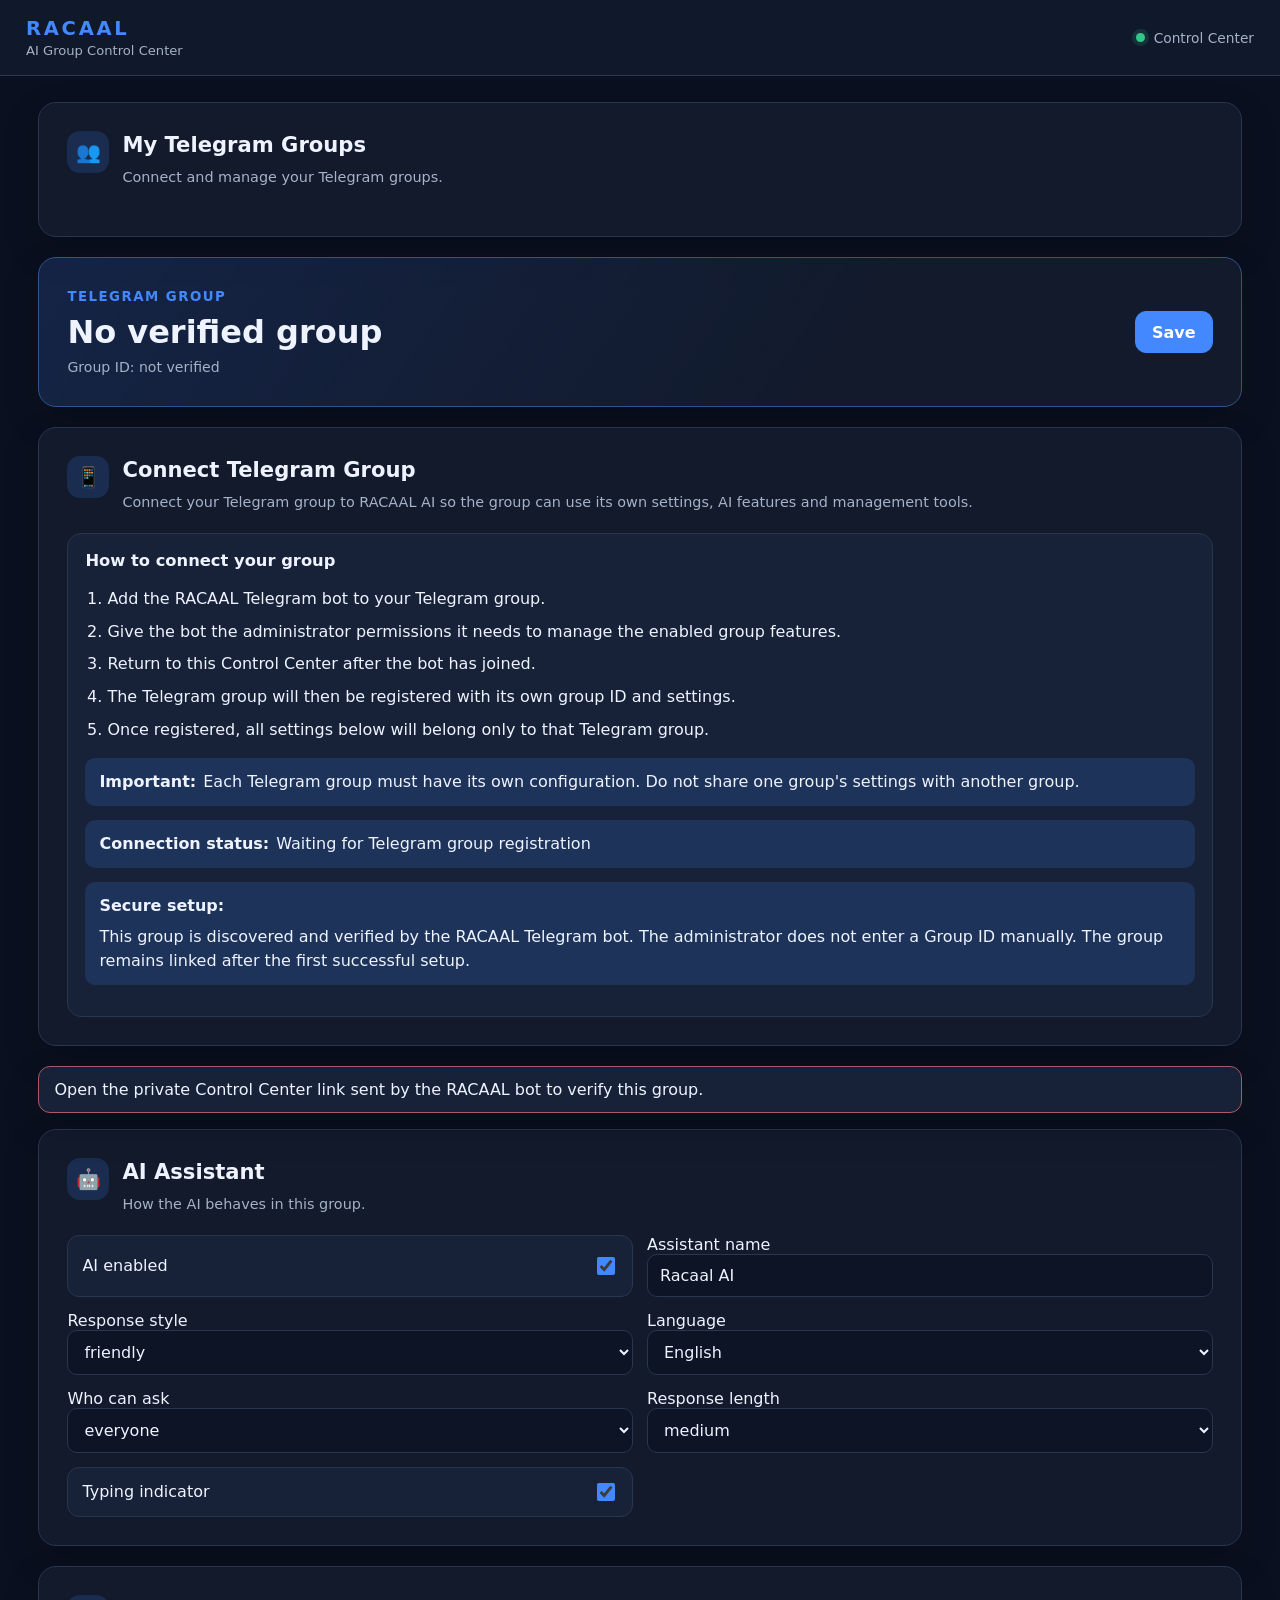
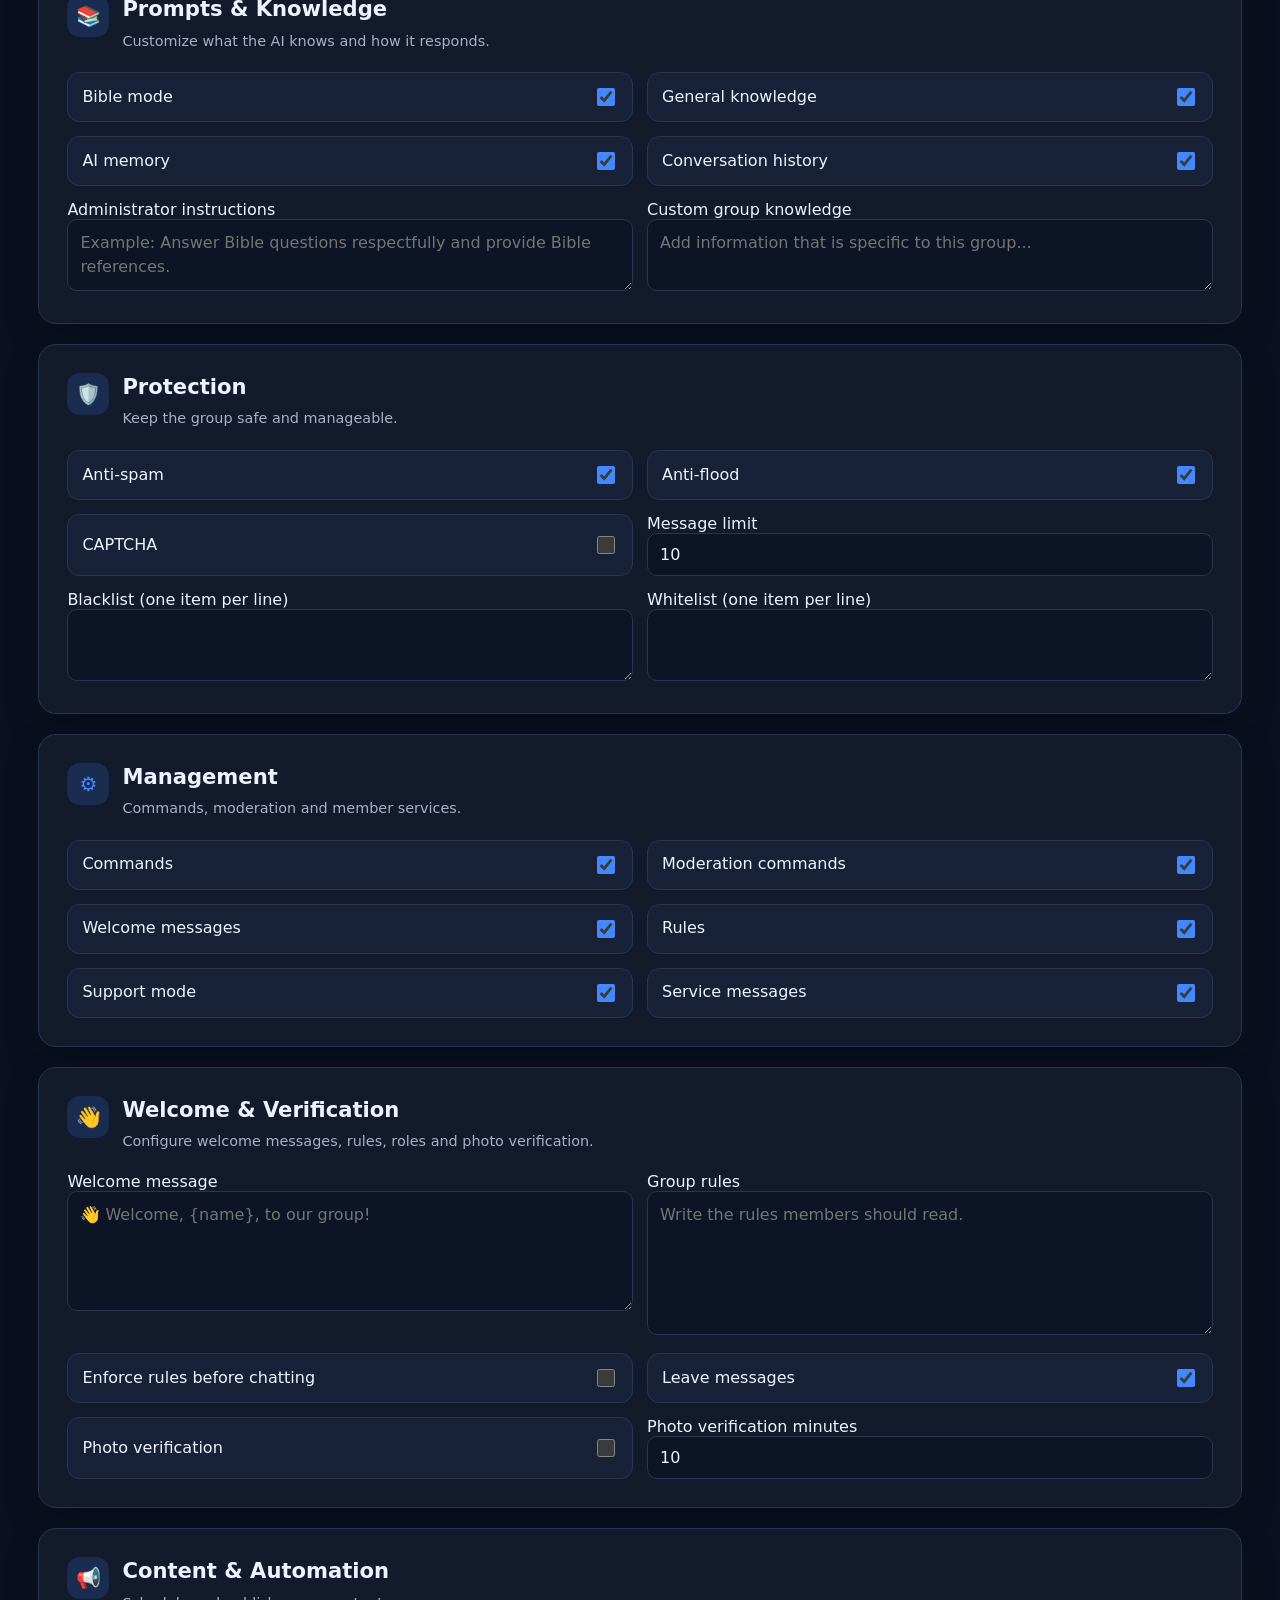
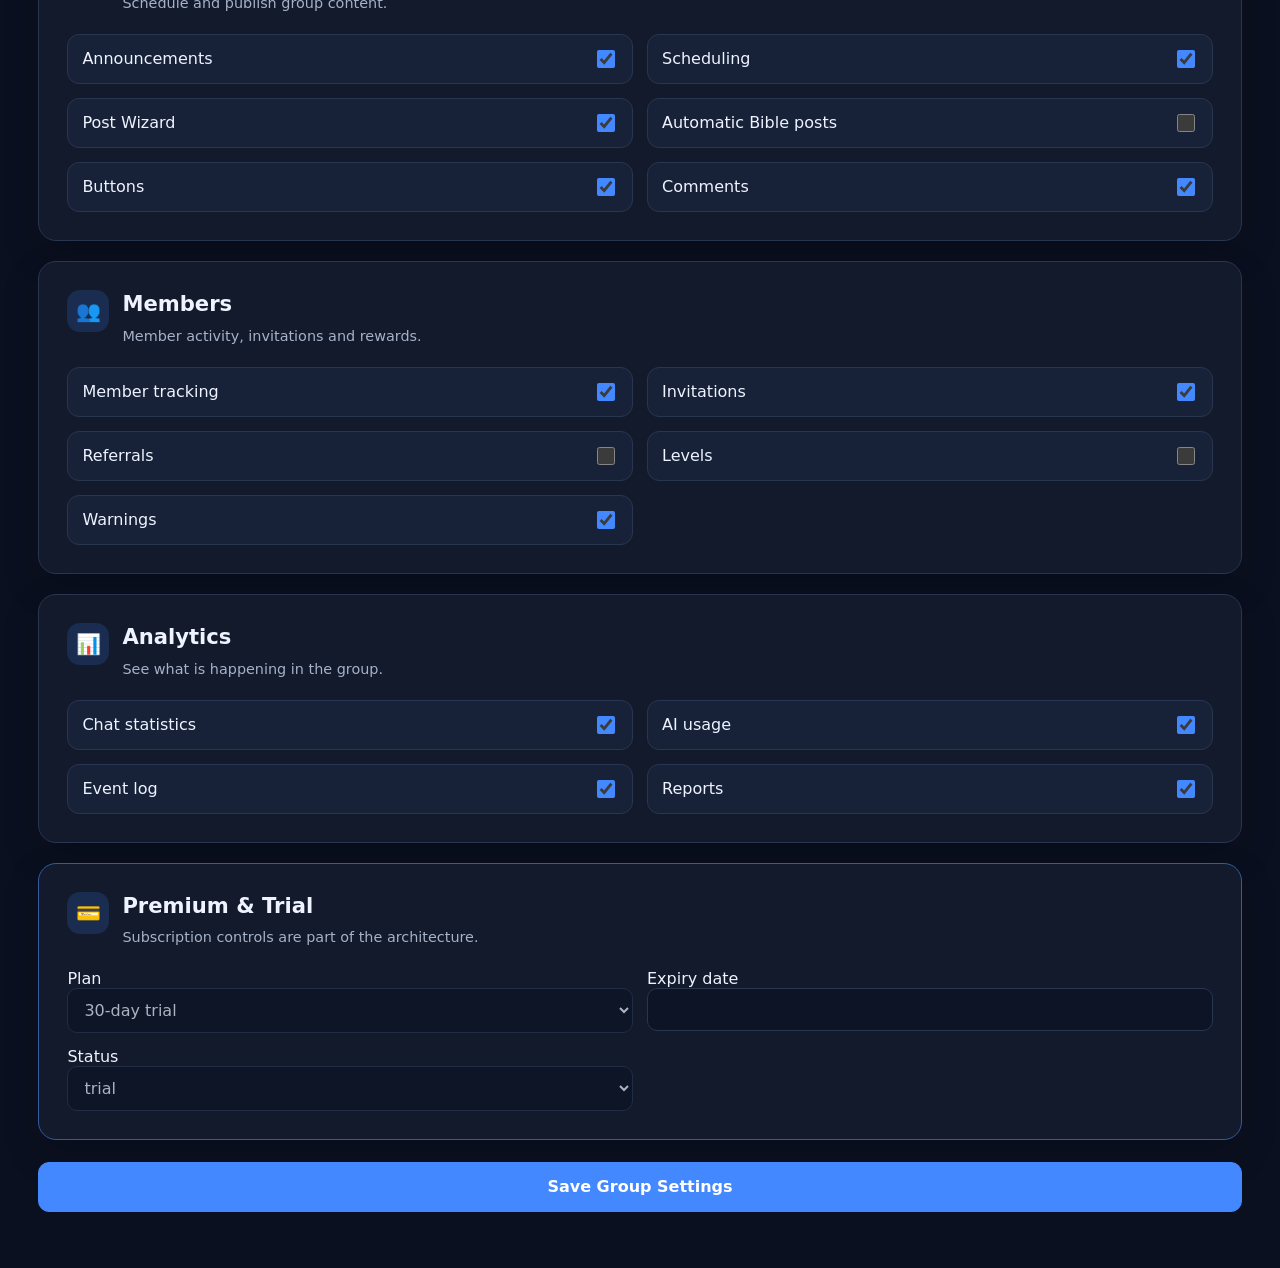
<file: frontend/control-center_final.html>
<!doctype html>
<html lang="en">
<head>
  <meta charset="utf-8">
  <meta name="viewport" content="width=device-width, initial-scale=1">
  <title>Racaal AI Control Center</title>
  <link rel="stylesheet" href="control-center.css">
</head>

<body>

<header class="topbar">
  <div>
    <div class="brand">RACAAL</div>
    <div class="subtitle">AI Group Control Center</div>
  </div>

  <div class="status">
    <span></span>
    Control Center
  </div>
</header>


<main class="page"><!-- ======================================================
     MY TELEGRAM GROUPS
     ====================================================== -->

<section class="section-card" id="myTelegramGroups">

  <div class="section-title">

    <span>👥</span>

    <div>
      <h2>My Telegram Groups</h2>

      <p>
        Connect and manage your Telegram groups.
      </p>
    </div>

  </div>

  <div id="telegramGroups"></div>

</section>


<!-- ======================================================
     TELEGRAM GROUP
     ====================================================== -->


  <!-- ======================================================
       TELEGRAM GROUP
       ====================================================== -->

  <section class="group-card">

    <div>
      <small>TELEGRAM GROUP</small>

      <h1 id="groupName">Demo Group</h1>

      <p id="groupId">
        Group ID: demo-group
      </p>
    </div>

    <button class="primary" id="saveTop">
      Save
    </button>

  </section>


  <!-- ======================================================
       TELEGRAM GROUP CONNECTION
       ====================================================== -->

  <section class="section-card telegram-connect">

    <div class="section-title">

      <span>📱</span>

      <div>
        <h2>Connect Telegram Group</h2>

        <p>
          Connect your Telegram group to RACAAL AI so the group can
          use its own settings, AI features and management tools.
        </p>
      </div>

    </div>


    <div class="connection-box">

      <h3>How to connect your group</h3>

      <ol>

        <li>
          Add the RACAAL Telegram bot to your Telegram group.
        </li>

        <li>
          Give the bot the administrator permissions it needs
          to manage the enabled group features.
        </li>

        <li>
          Return to this Control Center after the bot has joined.
        </li>

        <li>
          The Telegram group will then be registered with its
          own group ID and settings.
        </li>

        <li>
          Once registered, all settings below will belong only
          to that Telegram group.
        </li>

      </ol>


      <div class="connection-note">

        <strong>Important:</strong>

        <span>
          Each Telegram group must have its own configuration.
          Do not share one group's settings with another group.
        </span>

      </div>


      <div class="telegram-status" id="telegramStatus">

        <strong>Connection status:</strong>

        <span id="telegramStatusText">
          Waiting for Telegram group registration
        </span>

      </div>


      <div class="connection-note">
        <strong>Secure setup:</strong>
        <span>
          This group is discovered and verified by the RACAAL Telegram bot.
          The administrator does not enter a Group ID manually.
          The group remains linked after the first successful setup.
        </span>
      </div>

      <button
        type="button"
        class="secondary"
        id="connectTelegram"
        hidden
      >
        Register Telegram Group
      </button>

    </div>

  </section>


  <!-- ======================================================
       MESSAGE
       ====================================================== -->

  <div id="message" class="message" hidden></div>


  <!-- ======================================================
       AI ASSISTANT
       ====================================================== -->

  <section class="section-card">

    <div class="section-title">

      <span>🤖</span>

      <div>
        <h2>AI Assistant</h2>
        <p>How the AI behaves in this group.</p>
      </div>

    </div>


    <div class="grid">

      <label class="toggle">
        <span>AI enabled</span>
        <input
          type="checkbox"
          data-path="ai.enabled"
          checked
        >
      </label>


      <label>
        Assistant name

        <input
          data-path="ai.assistant_name"
          value="Racaal AI"
        >
      </label>


      <label>
        Response style

        <select data-path="ai.response_style">

          <option>friendly</option>
          <option>professional</option>
          <option>concise</option>
          <option>teaching</option>

        </select>

      </label>


      <label>
        Language

        <select data-path="ai.language">

          <option>English</option>
          <option>Swahili</option>
          <option>Luganda</option>
          <option>French</option>

        </select>

      </label>


      <label>
        Who can ask

        <select data-path="ai.who_can_ask">

          <option>everyone</option>
          <option>members</option>
          <option>admins</option>

        </select>

      </label>


      <label>
        Response length

        <select data-path="ai.response_length">

          <option>short</option>
          <option selected>medium</option>
          <option>long</option>

        </select>

      </label>


      <label class="toggle">

        <span>Typing indicator</span>

        <input
          type="checkbox"
          data-path="ai.typing_indicator"
          checked
        >

      </label>

    </div>

  </section>


  <!-- ======================================================
       PROMPTS & KNOWLEDGE
       ====================================================== -->

  <section class="section-card">

    <div class="section-title">

      <span>📚</span>

      <div>
        <h2>Prompts & Knowledge</h2>
        <p>Customize what the AI knows and how it responds.</p>
      </div>

    </div>


    <div class="grid">

      <label class="toggle">

        <span>Bible mode</span>

        <input
          type="checkbox"
          data-path="knowledge.bible_mode"
          checked
        >

      </label>


      <label class="toggle">

        <span>General knowledge</span>

        <input
          type="checkbox"
          data-path="knowledge.general_knowledge"
          checked
        >

      </label>


      <label class="toggle">

        <span>AI memory</span>

        <input
          type="checkbox"
          data-path="knowledge.memory_enabled"
          checked
        >

      </label>


      <label class="toggle">

        <span>Conversation history</span>

        <input
          type="checkbox"
          data-path="knowledge.history_enabled"
          checked
        >

      </label>


      <label class="wide">

        Administrator instructions

        <textarea
          data-path="knowledge.system_instructions"
          placeholder="Example: Answer Bible questions respectfully and provide Bible references."
        ></textarea>

      </label>


      <label class="wide">

        Custom group knowledge

        <textarea
          data-path="knowledge.custom_knowledge"
          placeholder="Add information that is specific to this group..."
        ></textarea>

      </label>

    </div>

  </section>


  <!-- ======================================================
       PROTECTION
       ====================================================== -->

  <section class="section-card">

    <div class="section-title">

      <span>🛡️</span>

      <div>
        <h2>Protection</h2>
        <p>Keep the group safe and manageable.</p>
      </div>

    </div>


    <div class="grid">

      <label class="toggle">

        <span>Anti-spam</span>

        <input
          type="checkbox"
          data-path="protection.anti_spam"
          checked
        >

      </label>


      <label class="toggle">

        <span>Anti-flood</span>

        <input
          type="checkbox"
          data-path="protection.anti_flood"
          checked
        >

      </label>


      <label class="toggle">

        <span>CAPTCHA</span>

        <input
          type="checkbox"
          data-path="protection.captcha"
        >

      </label>


      <label>

        Message limit

        <input
          type="number"
          min="1"
          max="100"
          data-path="protection.message_limit"
          value="10"
        >

      </label>


      <label class="wide">

        Blacklist (one item per line)

        <textarea
          data-path="protection.blacklist"
        ></textarea>

      </label>


      <label class="wide">

        Whitelist (one item per line)

        <textarea
          data-path="protection.whitelist"
        ></textarea>

      </label>

    </div>

  </section>


  <!-- ======================================================
       MANAGEMENT
       ====================================================== -->

  <section class="section-card">

    <div class="section-title">

      <span>⚙️</span>

      <div>
        <h2>Management</h2>
        <p>Commands, moderation and member services.</p>
      </div>

    </div>


    <div class="grid">

      <label class="toggle">
        <span>Commands</span>
        <input
          type="checkbox"
          data-path="management.commands_enabled"
          checked
        >
      </label>


      <label class="toggle">
        <span>Moderation commands</span>
        <input
          type="checkbox"
          data-path="management.moderation_commands"
          checked
        >
      </label>


      <label class="toggle">
        <span>Welcome messages</span>
        <input
          type="checkbox"
          data-path="management.welcome_messages"
          checked
        >
      </label>


      <label class="toggle">
        <span>Rules</span>
        <input
          type="checkbox"
          data-path="management.rules_enabled"
          checked
        >
      </label>


      <label class="toggle">
        <span>Support mode</span>
        <input
          type="checkbox"
          data-path="management.support_mode"
          checked
        >
      </label>


      <label class="toggle">
        <span>Service messages</span>
        <input
          type="checkbox"
          data-path="management.service_messages"
          checked
        >
      </label>

    </div>

  </section>


  <!-- ======================================================
       WELCOME, RULES & PHOTO VERIFICATION
       ====================================================== -->

  <section class="section-card">

    <div class="section-title">
      <span>👋</span>
      <div>
        <h2>Welcome & Verification</h2>
        <p>Configure welcome messages, rules, roles and photo verification.</p>
      </div>
    </div>

    <div class="grid">

      <label>
        Welcome message
        <textarea data-path="welcome.text" rows="4"
          placeholder="👋 Welcome, {name}, to our group!"></textarea>
      </label>

      <label>
        Group rules
        <textarea data-path="welcome.rules" rows="5"
          placeholder="Write the rules members should read."></textarea>
      </label>

      <label class="toggle">
        <span>Enforce rules before chatting</span>
        <input type="checkbox" data-path="welcome.enforce_rules">
      </label>

      <label class="toggle">
        <span>Leave messages</span>
        <input type="checkbox" data-path="welcome.leave_messages" checked>
      </label>

      <label class="toggle">
        <span>Photo verification</span>
        <input type="checkbox" data-path="welcome.photo_verification">
      </label>

      <label>
        Photo verification minutes
        <input type="number" min="1" max="60"
          data-path="welcome.photo_verification_minutes" value="10">
      </label>

    </div>

  </section>


  <!-- ======================================================
       CONTENT & AUTOMATION
       ====================================================== -->

  <section class="section-card">

    <div class="section-title">

      <span>📢</span>

      <div>
        <h2>Content & Automation</h2>
        <p>Schedule and publish group content.</p>
      </div>

    </div>


    <div class="grid">

      <label class="toggle">
        <span>Announcements</span>
        <input
          type="checkbox"
          data-path="automation.announcements"
          checked
        >
      </label>


      <label class="toggle">
        <span>Scheduling</span>
        <input
          type="checkbox"
          data-path="automation.scheduling"
          checked
        >
      </label>


      <label class="toggle">
        <span>Post Wizard</span>
        <input
          type="checkbox"
          data-path="automation.post_wizard"
          checked
        >
      </label>


      <label class="toggle">
        <span>Automatic Bible posts</span>
        <input
          type="checkbox"
          data-path="automation.automatic_bible_posts"
        >
      </label>


      <label class="toggle">
        <span>Buttons</span>
        <input
          type="checkbox"
          data-path="automation.buttons"
          checked
        >
      </label>


      <label class="toggle">
        <span>Comments</span>
        <input
          type="checkbox"
          data-path="automation.comments"
          checked
        >
      </label>

    </div>

  </section>


  <!-- ======================================================
       MEMBERS
       ====================================================== -->

  <section class="section-card">

    <div class="section-title">

      <span>👥</span>

      <div>
        <h2>Members</h2>
        <p>Member activity, invitations and rewards.</p>
      </div>

    </div>


    <div class="grid">

      <label class="toggle">
        <span>Member tracking</span>
        <input
          type="checkbox"
          data-path="members.member_tracking"
          checked
        >
      </label>


      <label class="toggle">
        <span>Invitations</span>
        <input
          type="checkbox"
          data-path="members.invitations"
          checked
        >
      </label>


      <label class="toggle">
        <span>Referrals</span>
        <input
          type="checkbox"
          data-path="members.referrals"
        >
      </label>


      <label class="toggle">
        <span>Levels</span>
        <input
          type="checkbox"
          data-path="members.levels"
        >
      </label>


      <label class="toggle">
        <span>Warnings</span>
        <input
          type="checkbox"
          data-path="members.warnings"
          checked
        >
      </label>

    </div>

  </section>


  <!-- ======================================================
       ANALYTICS
       ====================================================== -->

  <section class="section-card">

    <div class="section-title">

      <span>📊</span>

      <div>
        <h2>Analytics</h2>
        <p>See what is happening in the group.</p>
      </div>

    </div>


    <div class="grid">

      <label class="toggle">
        <span>Chat statistics</span>
        <input
          type="checkbox"
          data-path="analytics.chat_statistics"
          checked
        >
      </label>


      <label class="toggle">
        <span>AI usage</span>
        <input
          type="checkbox"
          data-path="analytics.ai_usage"
          checked
        >
      </label>


      <label class="toggle">
        <span>Event log</span>
        <input
          type="checkbox"
          data-path="analytics.event_log"
          checked
        >
      </label>


      <label class="toggle">
        <span>Reports</span>
        <input
          type="checkbox"
          data-path="analytics.reports"
          checked
        >
      </label>

    </div>

  </section>


  <!-- ======================================================
       PREMIUM & TRIAL
       ====================================================== -->

  <section class="section-card premium">

    <div class="section-title">

      <span>💳</span>

      <div>
        <h2>Premium & Trial</h2>
        <p>Subscription controls are part of the architecture.</p>
      </div>

    </div>


    <div class="grid">

      <label>

        Plan

        <select data-path="subscription.plan" disabled>

          <option value="trial">
            30-day trial
          </option>

          <option value="free">
            Free
          </option>

          <option value="premium">
            Premium
          </option>

        </select>

      </label>


      <label>

        Expiry date

        <input
          type="text"
          data-path="subscription.expires_at"
          value=""
          readonly
        >

      </label>


      <label>

        Status

        <select data-path="subscription.status" disabled>

          <option>trial</option>
          <option>active</option>
          <option>expired</option>
          <option>disabled</option>

        </select>

      </label>

    </div>

  </section>


  <!-- ======================================================
       SAVE
       ====================================================== -->

  <button
    class="save-bottom"
    id="saveBottom"
  >
    Save Group Settings
  </button>


</main>


<!-- ========================================================
     EXISTING CONTROL CENTER JAVASCRIPT
     ======================================================== -->

<script src="control-center.js"></script>

</body>
            </html>
</file>
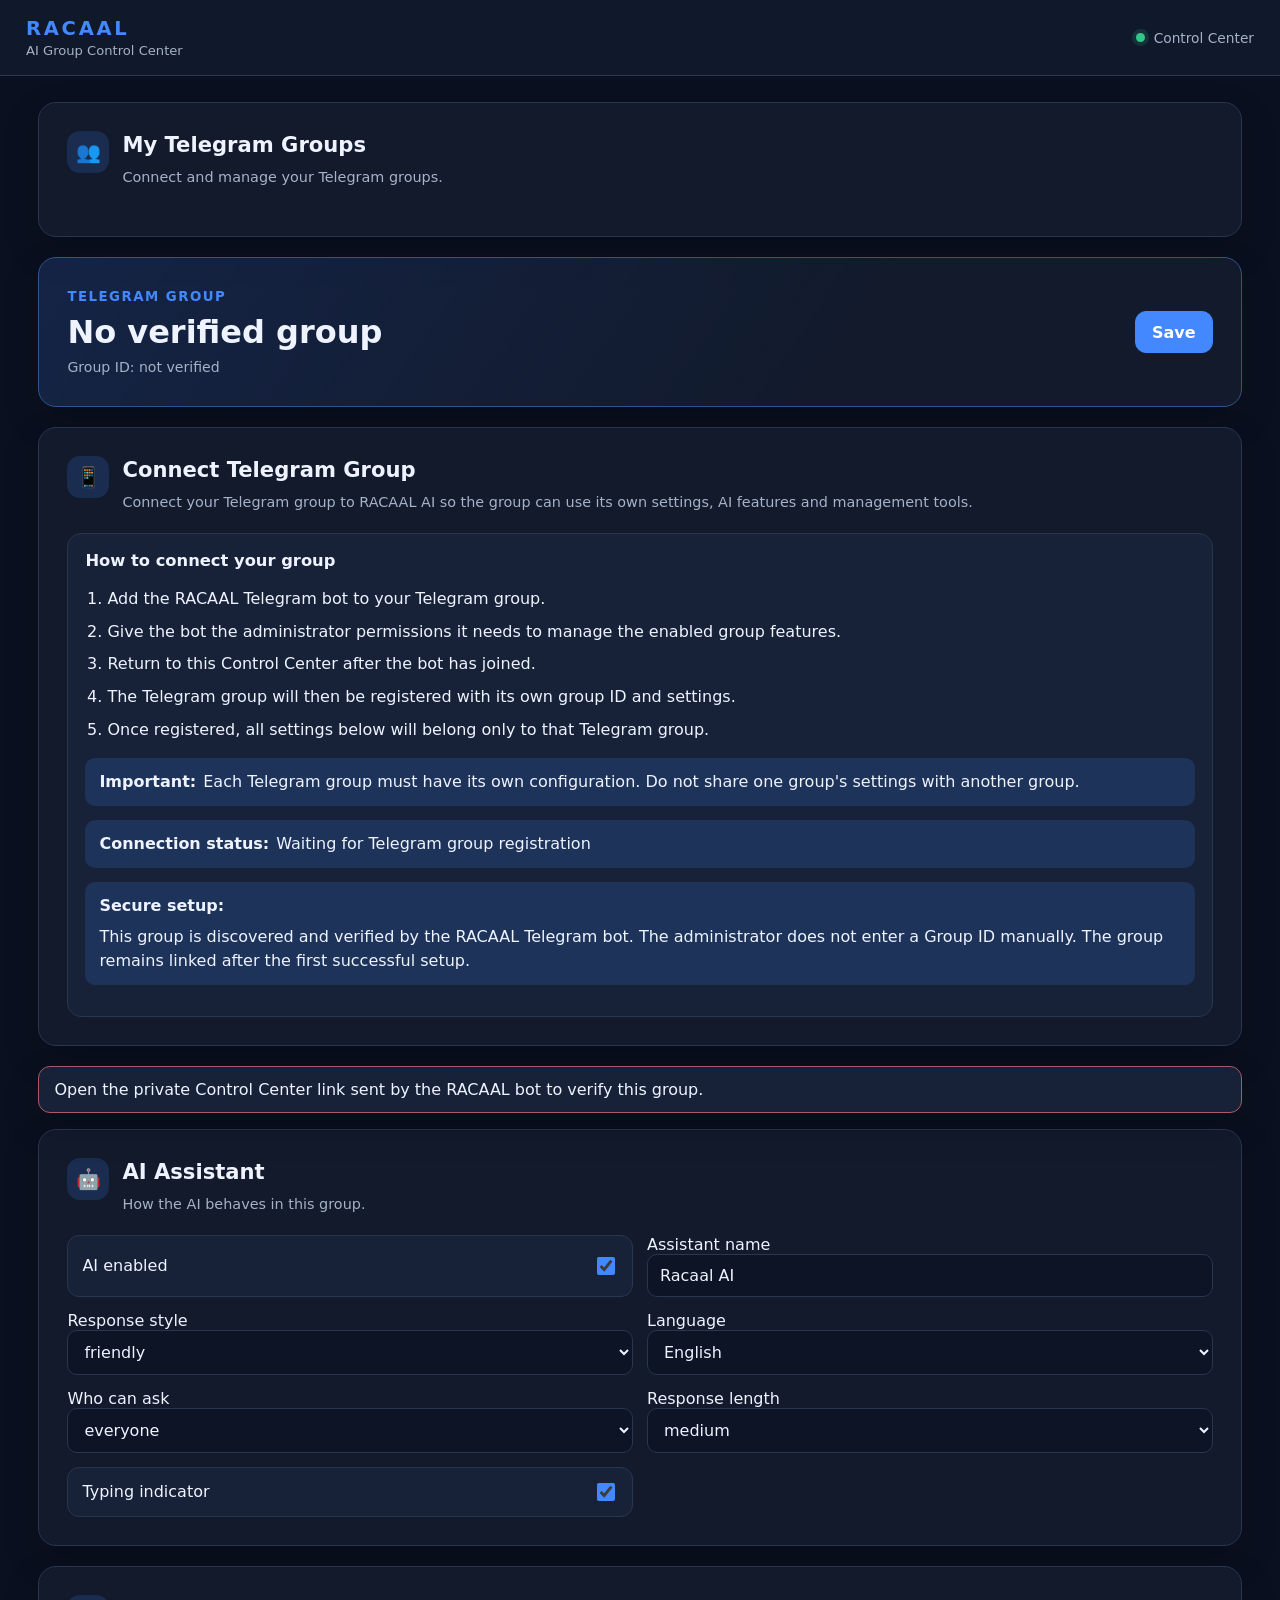
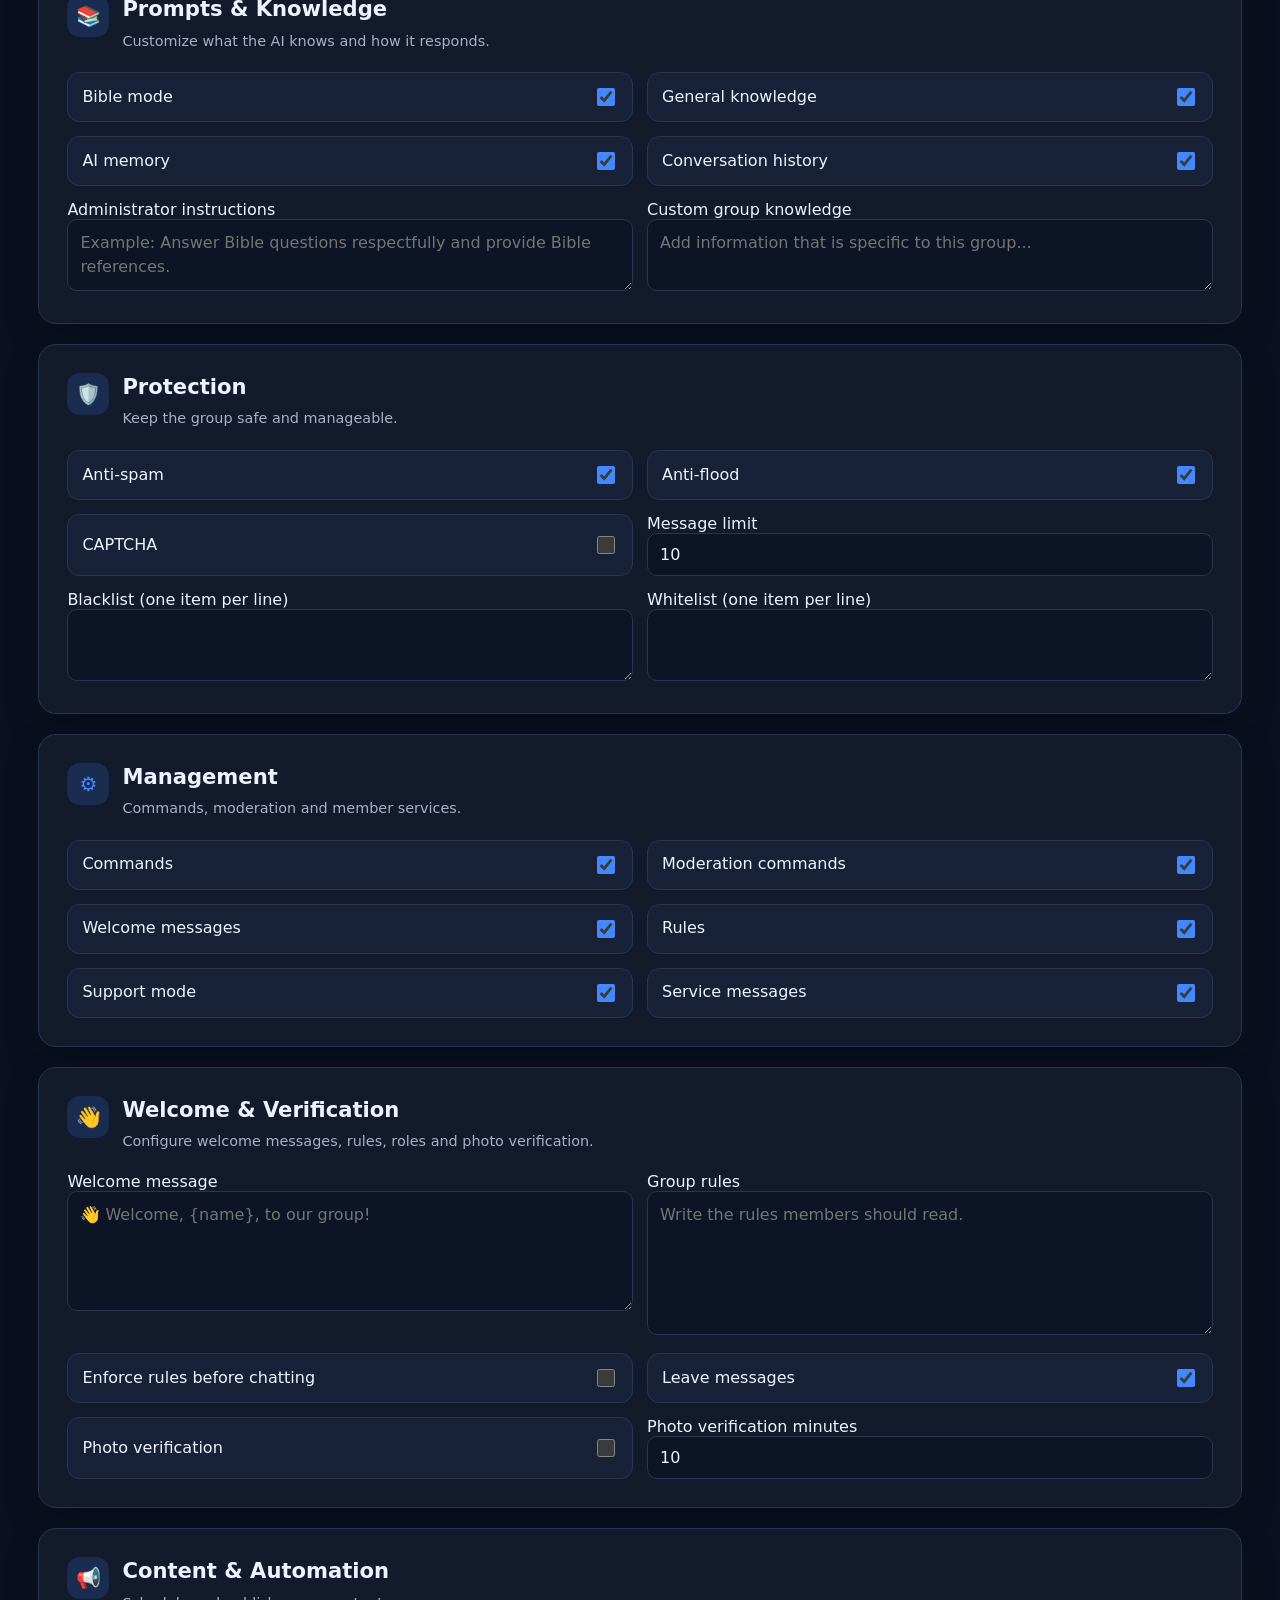
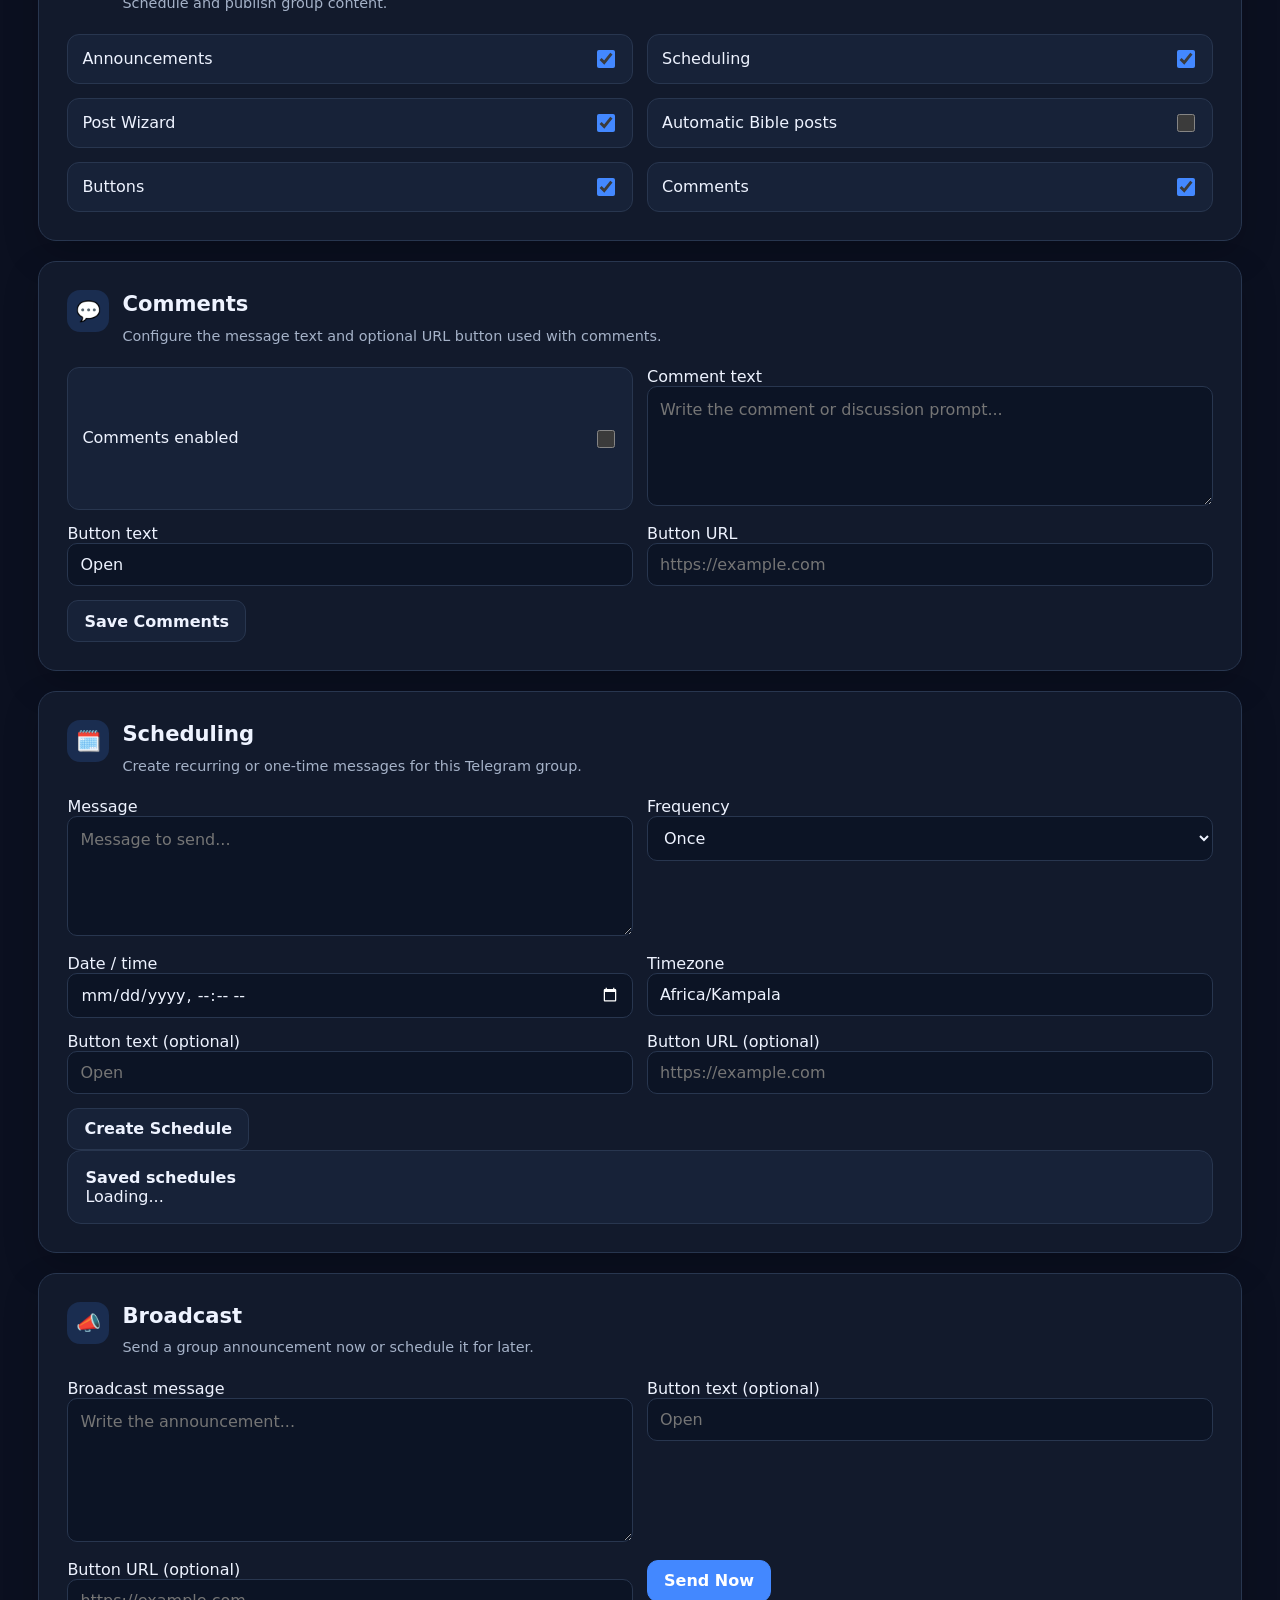
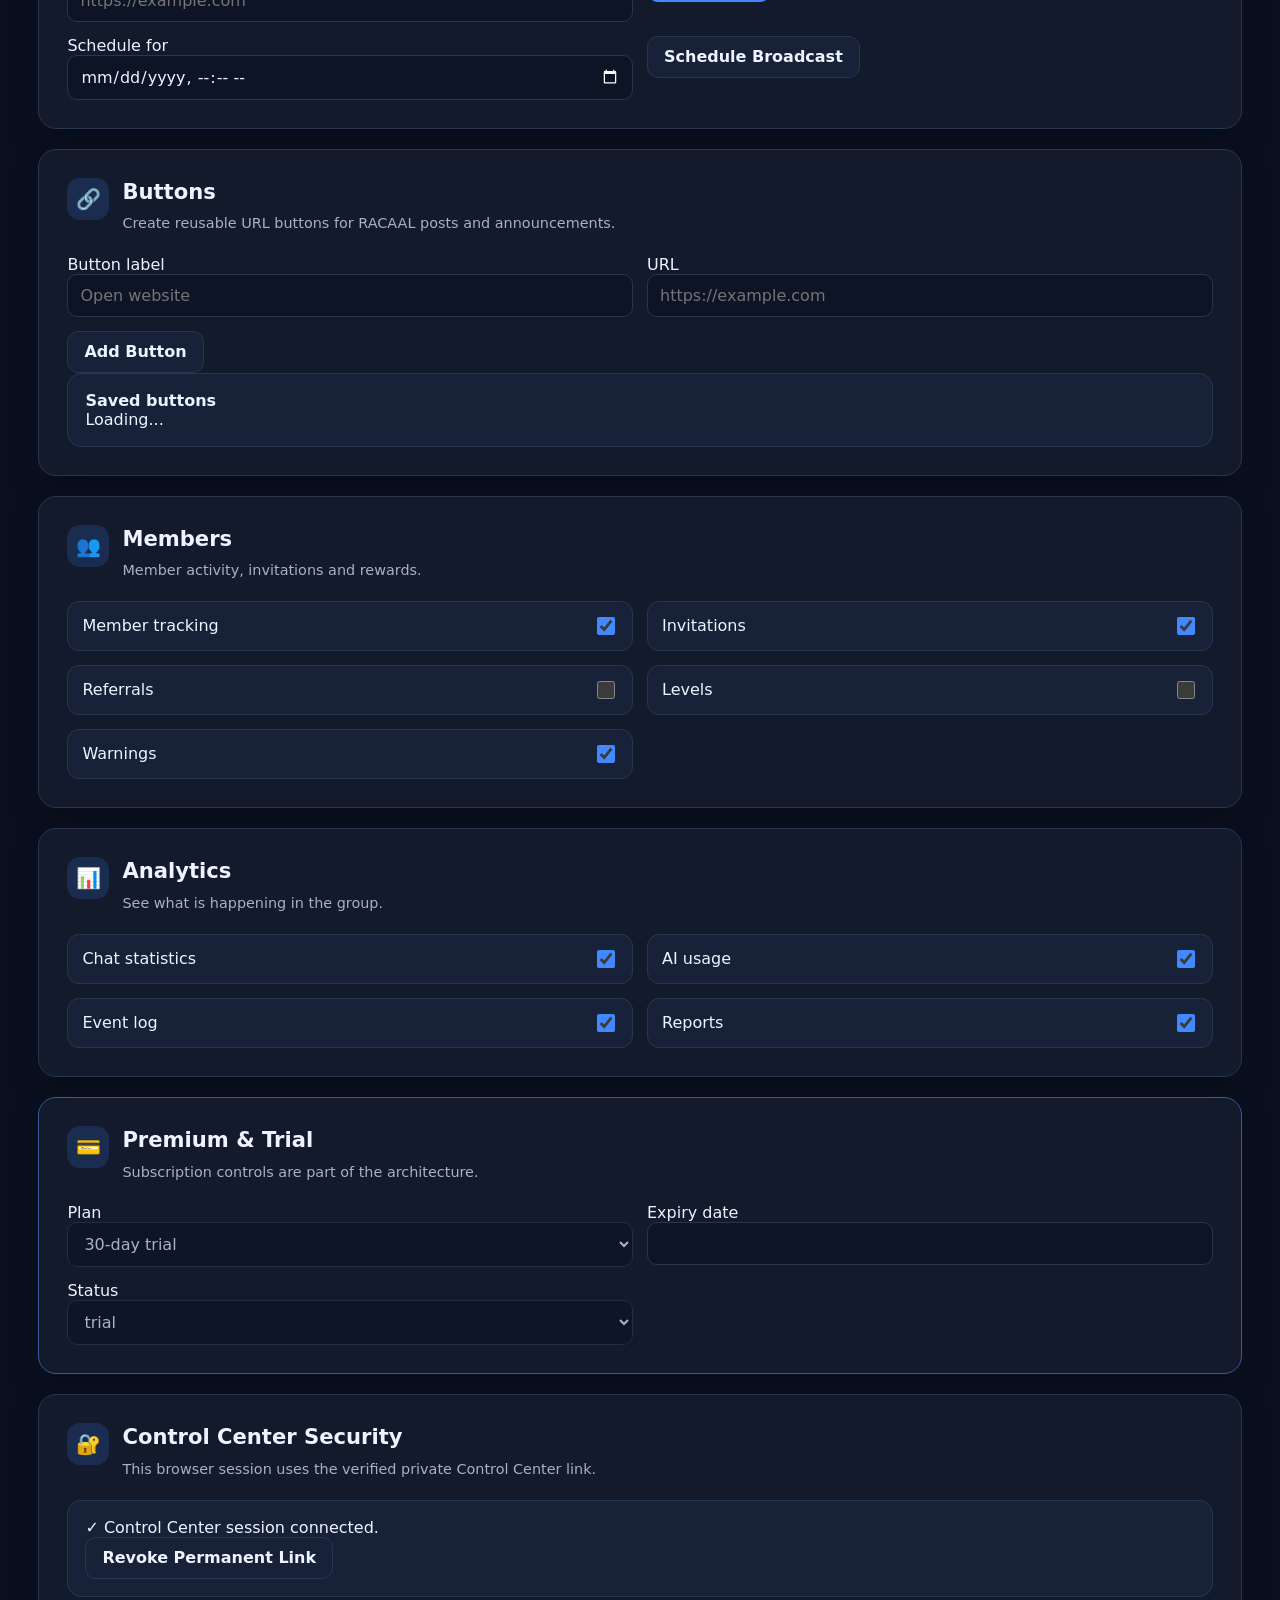
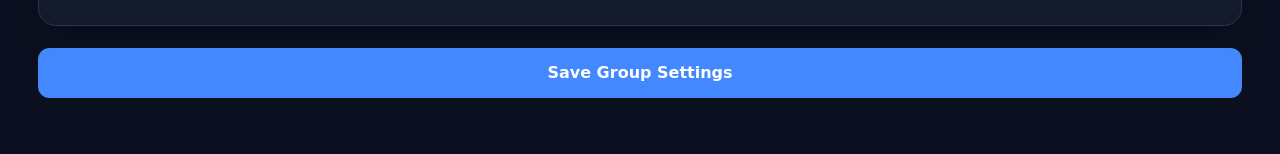
<file: frontend/index_racaal_connected.html>
<!doctype html>
<html lang="en">
<head>
  <meta charset="utf-8">
  <meta name="viewport" content="width=device-width, initial-scale=1">
  <title>Racaal AI Control Center</title>
  <link rel="stylesheet" href="control-center.css">
</head>

<body>

<header class="topbar">
  <div>
    <div class="brand">RACAAL</div>
    <div class="subtitle">AI Group Control Center</div>
  </div>

  <div class="status">
    <span></span>
    Control Center
  </div>
</header>


<main class="page"><!-- ======================================================
     MY TELEGRAM GROUPS
     ====================================================== -->

<section class="section-card" id="myTelegramGroups">

  <div class="section-title">

    <span>👥</span>

    <div>
      <h2>My Telegram Groups</h2>

      <p>
        Connect and manage your Telegram groups.
      </p>
    </div>

  </div>

  <div id="telegramGroups"></div>

</section>


<!-- ======================================================
     TELEGRAM GROUP
     ====================================================== -->


  <!-- ======================================================
       TELEGRAM GROUP
       ====================================================== -->

  <section class="group-card">

    <div>
      <small>TELEGRAM GROUP</small>

      <h1 id="groupName">Demo Group</h1>

      <p id="groupId">
        Group ID: demo-group
      </p>
    </div>

    <button class="primary" id="saveTop" data-action="save-settings">
      Save
    </button>

  </section>


  <!-- ======================================================
       TELEGRAM GROUP CONNECTION
       ====================================================== -->

  <section class="section-card telegram-connect">

    <div class="section-title">

      <span>📱</span>

      <div>
        <h2>Connect Telegram Group</h2>

        <p>
          Connect your Telegram group to RACAAL AI so the group can
          use its own settings, AI features and management tools.
        </p>
      </div>

    </div>


    <div class="connection-box">

      <h3>How to connect your group</h3>

      <ol>

        <li>
          Add the RACAAL Telegram bot to your Telegram group.
        </li>

        <li>
          Give the bot the administrator permissions it needs
          to manage the enabled group features.
        </li>

        <li>
          Return to this Control Center after the bot has joined.
        </li>

        <li>
          The Telegram group will then be registered with its
          own group ID and settings.
        </li>

        <li>
          Once registered, all settings below will belong only
          to that Telegram group.
        </li>

      </ol>


      <div class="connection-note">

        <strong>Important:</strong>

        <span>
          Each Telegram group must have its own configuration.
          Do not share one group's settings with another group.
        </span>

      </div>


      <div class="telegram-status" id="telegramStatus">

        <strong>Connection status:</strong>

        <span id="telegramStatusText">
          Waiting for Telegram group registration
        </span>

      </div>


      <div class="connection-note">
        <strong>Secure setup:</strong>
        <span>
          This group is discovered and verified by the RACAAL Telegram bot.
          The administrator does not enter a Group ID manually.
          The group remains linked after the first successful setup.
        </span>
      </div>

      <button
        type="button"
        class="secondary"
        id="connectTelegram"
        hidden
      >
        Register Telegram Group
      </button>

    </div>

  </section>


  <!-- ======================================================
       MESSAGE
       ====================================================== -->

  <div id="message" class="message" hidden></div>


  <!-- ======================================================
       AI ASSISTANT
       ====================================================== -->

  <section class="section-card">

    <div class="section-title">

      <span>🤖</span>

      <div>
        <h2>AI Assistant</h2>
        <p>How the AI behaves in this group.</p>
      </div>

    </div>


    <div class="grid">

      <label class="toggle">
        <span>AI enabled</span>
        <input
          type="checkbox"
          data-path="ai.enabled"
          checked
        >
      </label>


      <label>
        Assistant name

        <input
          data-path="ai.assistant_name"
          value="Racaal AI"
        >
      </label>


      <label>
        Response style

        <select data-path="ai.response_style">

          <option>friendly</option>
          <option>professional</option>
          <option>concise</option>
          <option>teaching</option>

        </select>

      </label>


      <label>
        Language

        <select data-path="ai.language">

          <option>English</option>
          <option>Swahili</option>
          <option>Luganda</option>
          <option>French</option>

        </select>

      </label>


      <label>
        Who can ask

        <select data-path="ai.who_can_ask">

          <option>everyone</option>
          <option>members</option>
          <option>admins</option>

        </select>

      </label>


      <label>
        Response length

        <select data-path="ai.response_length">

          <option>short</option>
          <option selected>medium</option>
          <option>long</option>

        </select>

      </label>


      <label class="toggle">

        <span>Typing indicator</span>

        <input
          type="checkbox"
          data-path="ai.typing_indicator"
          checked
        >

      </label>

    </div>

  </section>


  <!-- ======================================================
       PROMPTS & KNOWLEDGE
       ====================================================== -->

  <section class="section-card">

    <div class="section-title">

      <span>📚</span>

      <div>
        <h2>Prompts & Knowledge</h2>
        <p>Customize what the AI knows and how it responds.</p>
      </div>

    </div>


    <div class="grid">

      <label class="toggle">

        <span>Bible mode</span>

        <input
          type="checkbox"
          data-path="knowledge.bible_mode"
          checked
        >

      </label>


      <label class="toggle">

        <span>General knowledge</span>

        <input
          type="checkbox"
          data-path="knowledge.general_knowledge"
          checked
        >

      </label>


      <label class="toggle">

        <span>AI memory</span>

        <input
          type="checkbox"
          data-path="knowledge.memory_enabled"
          checked
        >

      </label>


      <label class="toggle">

        <span>Conversation history</span>

        <input
          type="checkbox"
          data-path="knowledge.history_enabled"
          checked
        >

      </label>


      <label class="wide">

        Administrator instructions

        <textarea
          data-path="knowledge.system_instructions"
          placeholder="Example: Answer Bible questions respectfully and provide Bible references."
        ></textarea>

      </label>


      <label class="wide">

        Custom group knowledge

        <textarea
          data-path="knowledge.custom_knowledge"
          placeholder="Add information that is specific to this group..."
        ></textarea>

      </label>

    </div>

  </section>


  <!-- ======================================================
       PROTECTION
       ====================================================== -->

  <section class="section-card">

    <div class="section-title">

      <span>🛡️</span>

      <div>
        <h2>Protection</h2>
        <p>Keep the group safe and manageable.</p>
      </div>

    </div>


    <div class="grid">

      <label class="toggle">

        <span>Anti-spam</span>

        <input
          type="checkbox"
          data-path="protection.anti_spam"
          checked
        >

      </label>


      <label class="toggle">

        <span>Anti-flood</span>

        <input
          type="checkbox"
          data-path="protection.anti_flood"
          checked
        >

      </label>


      <label class="toggle">

        <span>CAPTCHA</span>

        <input
          type="checkbox"
          data-path="protection.captcha"
        >

      </label>


      <label>

        Message limit

        <input
          type="number"
          min="1"
          max="100"
          data-path="protection.message_limit"
          value="10"
        >

      </label>


      <label class="wide">

        Blacklist (one item per line)

        <textarea
          data-path="protection.blacklist"
        ></textarea>

      </label>


      <label class="wide">

        Whitelist (one item per line)

        <textarea
          data-path="protection.whitelist"
        ></textarea>

      </label>

    </div>

  </section>


  <!-- ======================================================
       MANAGEMENT
       ====================================================== -->

  <section class="section-card">

    <div class="section-title">

      <span>⚙️</span>

      <div>
        <h2>Management</h2>
        <p>Commands, moderation and member services.</p>
      </div>

    </div>


    <div class="grid">

      <label class="toggle">
        <span>Commands</span>
        <input
          type="checkbox"
          data-path="management.commands_enabled"
          checked
        >
      </label>


      <label class="toggle">
        <span>Moderation commands</span>
        <input
          type="checkbox"
          data-path="management.moderation_commands"
          checked
        >
      </label>


      <label class="toggle">
        <span>Welcome messages</span>
        <input
          type="checkbox"
          data-path="management.welcome_messages"
          checked
        >
      </label>


      <label class="toggle">
        <span>Rules</span>
        <input
          type="checkbox"
          data-path="management.rules_enabled"
          checked
        >
      </label>


      <label class="toggle">
        <span>Support mode</span>
        <input
          type="checkbox"
          data-path="management.support_mode"
          checked
        >
      </label>


      <label class="toggle">
        <span>Service messages</span>
        <input
          type="checkbox"
          data-path="management.service_messages"
          checked
        >
      </label>

    </div>

  </section>


  <!-- ======================================================
       WELCOME, RULES & PHOTO VERIFICATION
       ====================================================== -->

  <section class="section-card">

    <div class="section-title">
      <span>👋</span>
      <div>
        <h2>Welcome & Verification</h2>
        <p>Configure welcome messages, rules, roles and photo verification.</p>
      </div>
    </div>

    <div class="grid">

      <label>
        Welcome message
        <textarea data-path="welcome.text" rows="4"
          placeholder="👋 Welcome, {name}, to our group!"></textarea>
      </label>

      <label>
        Group rules
        <textarea data-path="welcome.rules" rows="5"
          placeholder="Write the rules members should read."></textarea>
      </label>

      <label class="toggle">
        <span>Enforce rules before chatting</span>
        <input type="checkbox" data-path="welcome.enforce_rules">
      </label>

      <label class="toggle">
        <span>Leave messages</span>
        <input type="checkbox" data-path="welcome.leave_messages" checked>
      </label>

      <label class="toggle">
        <span>Photo verification</span>
        <input type="checkbox" data-path="welcome.photo_verification">
      </label>

      <label>
        Photo verification minutes
        <input type="number" min="1" max="60"
          data-path="welcome.photo_verification_minutes" value="10">
      </label>

    </div>

  </section>


  <!-- ======================================================
       CONTENT & AUTOMATION
       ====================================================== -->

  <section class="section-card">

    <div class="section-title">

      <span>📢</span>

      <div>
        <h2>Content & Automation</h2>
        <p>Schedule and publish group content.</p>
      </div>

    </div>


    <div class="grid">

      <label class="toggle">
        <span>Announcements</span>
        <input
          type="checkbox"
          data-path="automation.announcements"
           data-feature="announcements"
          checked
        >
      </label>


      <label class="toggle">
        <span>Scheduling</span>
        <input
          type="checkbox"
          data-path="automation.scheduling"
           data-feature="scheduling"
          checked
        >
      </label>


      <label class="toggle">
        <span>Post Wizard</span>
        <input
          type="checkbox"
          data-path="automation.post_wizard"
           data-feature="post_wizard"
          checked
        >
      </label>


      <label class="toggle">
        <span>Automatic Bible posts</span>
        <input
          type="checkbox"
          data-path="automation.automatic_bible_posts"
           data-feature="automatic_bible_posts"
        >
      </label>


      <label class="toggle">
        <span>Buttons</span>
        <input
          type="checkbox"
          data-path="automation.buttons"
           data-feature="buttons"
          checked
        >
      </label>


      <label class="toggle">
        <span>Comments</span>
        <input
          type="checkbox"
          data-path="automation.comments"
           data-feature="comments"
          checked
        >
      </label>

    </div>

  </section>



  <!-- ======================================================
       COMMENTS
       ====================================================== -->

  <section class="section-card">
    <div class="section-title">
      <span>💬</span>
      <div>
        <h2>Comments</h2>
        <p>Configure the message text and optional URL button used with comments.</p>
      </div>
    </div>

    <div class="grid">
      <label class="toggle">
        <span>Comments enabled</span>
        <input type="checkbox" id="commentsEnabled"
          data-path="automation.comments" data-feature="comments">
      </label>

      <label>
        Comment text
        <textarea id="commentText" rows="4"
          placeholder="Write the comment or discussion prompt..."></textarea>
      </label>

      <label>
        Button text
        <input id="commentButtonText" value="Open">
      </label>

      <label>
        Button URL
        <input id="commentUrl" type="url"
          placeholder="https://example.com">
      </label>

      <div>
        <button type="button" class="secondary" id="saveComments">
          Save Comments
        </button>
      </div>
    </div>
  </section>


  <!-- ======================================================
       SCHEDULING
       ====================================================== -->

  <section class="section-card">
    <div class="section-title">
      <span>🗓️</span>
      <div>
        <h2>Scheduling</h2>
        <p>Create recurring or one-time messages for this Telegram group.</p>
      </div>
    </div>

    <div class="grid">
      <label>
        Message
        <textarea id="scheduleMessage" rows="4"
          placeholder="Message to send..."></textarea>
      </label>

      <label>
        Frequency
        <select id="scheduleFrequency">
          <option value="once">Once</option>
          <option value="daily">Daily</option>
          <option value="weekly">Weekly</option>
          <option value="monthly">Monthly</option>
        </select>
      </label>

      <label>
        Date / time
        <input id="scheduleTime" type="datetime-local">
      </label>

      <label>
        Timezone
        <input id="scheduleTimezone" value="Africa/Kampala">
      </label>

      <label>
        Button text (optional)
        <input id="scheduleButtonText" placeholder="Open">
      </label>

      <label>
        Button URL (optional)
        <input id="scheduleButtonUrl" type="url"
          placeholder="https://example.com">
      </label>

      <div>
        <button type="button" class="secondary" id="createSchedule">
          Create Schedule
        </button>
      </div>
    </div>

    <div id="scheduleList" class="connection-box">
      <strong>Saved schedules</strong>
      <div id="scheduleItems">Loading...</div>
    </div>
  </section>


  <!-- ======================================================
       BROADCAST
       ====================================================== -->

  <section class="section-card">
    <div class="section-title">
      <span>📣</span>
      <div>
        <h2>Broadcast</h2>
        <p>Send a group announcement now or schedule it for later.</p>
      </div>
    </div>

    <div class="grid">
      <label class="wide">
        Broadcast message
        <textarea id="broadcastMessage" rows="5"
          placeholder="Write the announcement..."></textarea>
      </label>

      <label>
        Button text (optional)
        <input id="broadcastButtonText" placeholder="Open">
      </label>

      <label>
        Button URL (optional)
        <input id="broadcastButtonUrl" type="url"
          placeholder="https://example.com">
      </label>

      <div>
        <button type="button" class="primary" id="sendBroadcast">
          Send Now
        </button>
      </div>

      <label>
        Schedule for
        <input id="broadcastScheduleTime" type="datetime-local">
      </label>

      <div>
        <button type="button" class="secondary" id="scheduleBroadcast">
          Schedule Broadcast
        </button>
      </div>
    </div>
  </section>


  <!-- ======================================================
       CUSTOM BUTTONS
       ====================================================== -->

  <section class="section-card">
    <div class="section-title">
      <span>🔗</span>
      <div>
        <h2>Buttons</h2>
        <p>Create reusable URL buttons for RACAAL posts and announcements.</p>
      </div>
    </div>

    <div class="grid">
      <label>
        Button label
        <input id="buttonLabel" placeholder="Open website">
      </label>

      <label>
        URL
        <input id="buttonUrl" type="url"
          placeholder="https://example.com">
      </label>

      <div>
        <button type="button" class="secondary" id="createButton">
          Add Button
        </button>
      </div>
    </div>

    <div id="buttonList" class="connection-box">
      <strong>Saved buttons</strong>
      <div id="buttonItems">Loading...</div>
    </div>
  </section>


  <!-- ======================================================
       MEMBERS
       ====================================================== -->

  <section class="section-card">

    <div class="section-title">

      <span>👥</span>

      <div>
        <h2>Members</h2>
        <p>Member activity, invitations and rewards.</p>
      </div>

    </div>


    <div class="grid">

      <label class="toggle">
        <span>Member tracking</span>
        <input
          type="checkbox"
          data-path="members.member_tracking"
          checked
        >
      </label>


      <label class="toggle">
        <span>Invitations</span>
        <input
          type="checkbox"
          data-path="members.invitations"
          checked
        >
      </label>


      <label class="toggle">
        <span>Referrals</span>
        <input
          type="checkbox"
          data-path="members.referrals"
        >
      </label>


      <label class="toggle">
        <span>Levels</span>
        <input
          type="checkbox"
          data-path="members.levels"
        >
      </label>


      <label class="toggle">
        <span>Warnings</span>
        <input
          type="checkbox"
          data-path="members.warnings"
          checked
        >
      </label>

    </div>

  </section>


  <!-- ======================================================
       ANALYTICS
       ====================================================== -->

  <section class="section-card">

    <div class="section-title">

      <span>📊</span>

      <div>
        <h2>Analytics</h2>
        <p>See what is happening in the group.</p>
      </div>

    </div>


    <div class="grid">

      <label class="toggle">
        <span>Chat statistics</span>
        <input
          type="checkbox"
          data-path="analytics.chat_statistics"
          checked
        >
      </label>


      <label class="toggle">
        <span>AI usage</span>
        <input
          type="checkbox"
          data-path="analytics.ai_usage"
          checked
        >
      </label>


      <label class="toggle">
        <span>Event log</span>
        <input
          type="checkbox"
          data-path="analytics.event_log"
          checked
        >
      </label>


      <label class="toggle">
        <span>Reports</span>
        <input
          type="checkbox"
          data-path="analytics.reports"
          checked
        >
      </label>

    </div>

  </section>


  <!-- ======================================================
       PREMIUM & TRIAL
       ====================================================== -->

  <section class="section-card premium">

    <div class="section-title">

      <span>💳</span>

      <div>
        <h2>Premium & Trial</h2>
        <p>Subscription controls are part of the architecture.</p>
      </div>

    </div>


    <div class="grid">

      <label>

        Plan

        <select data-path="subscription.plan" disabled>

          <option value="trial">
            30-day trial
          </option>

          <option value="free">
            Free
          </option>

          <option value="premium">
            Premium
          </option>

        </select>

      </label>


      <label>

        Expiry date

        <input
          type="text"
          data-path="subscription.expires_at"
          value=""
          readonly
        >

      </label>


      <label>

        Status

        <select data-path="subscription.status" disabled>

          <option>trial</option>
          <option>active</option>
          <option>expired</option>
          <option>disabled</option>

        </select>

      </label>

    </div>

  </section>



  <!-- ======================================================
       CONTROL CENTER LINK
       ====================================================== -->

  <section class="section-card">
    <div class="section-title">
      <span>🔐</span>
      <div>
        <h2>Control Center Security</h2>
        <p>This browser session uses the verified private Control Center link.</p>
      </div>
    </div>

    <div class="connection-box">
      <div id="controlLinkStatus">
        Checking Control Center session...
      </div>

      <button type="button" class="secondary" id="revokeControlLink">
        Revoke Permanent Link
      </button>
    </div>
  </section>


  <!-- ======================================================
       SAVE
       ====================================================== -->

  <button
    class="save-bottom"
    id="saveBottom"
  >
    Save Group Settings
  </button>


</main>


<!-- ========================================================
     EXISTING CONTROL CENTER JAVASCRIPT
     ======================================================== -->

<script src="control-center.js"></script>
<script>
document.addEventListener("DOMContentLoaded", () => {
  const saveComments = document.getElementById("saveComments");
  const createSchedule = document.getElementById("createSchedule");
  const sendBroadcast = document.getElementById("sendBroadcast");
  const scheduleBroadcast = document.getElementById("scheduleBroadcast");
  const createButton = document.getElementById("createButton");
  const revokeControlLink = document.getElementById("revokeControlLink");
  const controlLinkStatus = document.getElementById("controlLinkStatus");

  const value = id => document.getElementById(id)?.value || "";

  if (saveComments) {
    saveComments.addEventListener("click", async () => {
      try {
        await window.RACAAL.saveCommentsConfig({
          enabled: document.getElementById("commentsEnabled")?.checked,
          text: value("commentText"),
          button_text: value("commentButtonText"),
          url: value("commentUrl")
        });
        window.RACAAL.showMessage("Comments settings saved.");
      } catch (e) {
        window.RACAAL.showMessage(e.message, true);
      }
    });
  }

  if (createSchedule) {
    createSchedule.addEventListener("click", async () => {
      try {
        await window.RACAAL.createSchedule({
          message: value("scheduleMessage"),
          frequency: value("scheduleFrequency"),
          scheduled_for: value("scheduleTime"),
          timezone: value("scheduleTimezone") || "Africa/Kampala",
          buttons: value("scheduleButtonUrl")
            ? [{text: value("scheduleButtonText") || "Open", url: value("scheduleButtonUrl")}]
            : []
        });
        window.RACAAL.showMessage("Schedule created.");
        if (typeof loadSchedules === "function") loadSchedules();
      } catch (e) {
        window.RACAAL.showMessage(e.message, true);
      }
    });
  }

  if (sendBroadcast) {
    sendBroadcast.addEventListener("click", async () => {
      try {
        await window.RACAAL.sendBroadcast({
          message: value("broadcastMessage"),
          buttons: value("broadcastButtonUrl")
            ? [{text: value("broadcastButtonText") || "Open", url: value("broadcastButtonUrl")}]
            : []
        });
        window.RACAAL.showMessage("Broadcast sent.");
      } catch (e) {
        window.RACAAL.showMessage(e.message, true);
      }
    });
  }

  if (scheduleBroadcast) {
    scheduleBroadcast.addEventListener("click", async () => {
      try {
        await window.RACAAL.scheduleBroadcast({
          message: value("broadcastMessage"),
          scheduled_for: value("broadcastScheduleTime"),
          buttons: value("broadcastButtonUrl")
            ? [{text: value("broadcastButtonText") || "Open", url: value("broadcastButtonUrl")}]
            : []
        });
        window.RACAAL.showMessage("Broadcast scheduled.");
      } catch (e) {
        window.RACAAL.showMessage(e.message, true);
      }
    });
  }

  if (createButton) {
    createButton.addEventListener("click", async () => {
      try {
        await window.RACAAL.createButton({
          text: value("buttonLabel"),
          url: value("buttonUrl")
        });
        window.RACAAL.showMessage("Button created.");
        if (typeof loadButtons === "function") loadButtons();
      } catch (e) {
        window.RACAAL.showMessage(e.message, true);
      }
    });
  }

  if (revokeControlLink) {
    revokeControlLink.addEventListener("click", async () => {
      if (!confirm("Revoke this permanent Control Center link?")) return;
      try {
        await window.RACAAL.revokePermanentControlLink();
        controlLinkStatus.textContent = "Permanent link revoked. Open a new private link from Telegram.";
      } catch (e) {
        window.RACAAL.showMessage(e.message, true);
      }
    });
  }

  setTimeout(() => {
    if (controlLinkStatus) {
      controlLinkStatus.textContent =
        window.RACAAL.sessionPermanent
          ? "✓ Permanent Control Center session connected."
          : "✓ Control Center session connected.";
    }
  }, 800);
});
</script>

</body>
            </html>
</file>
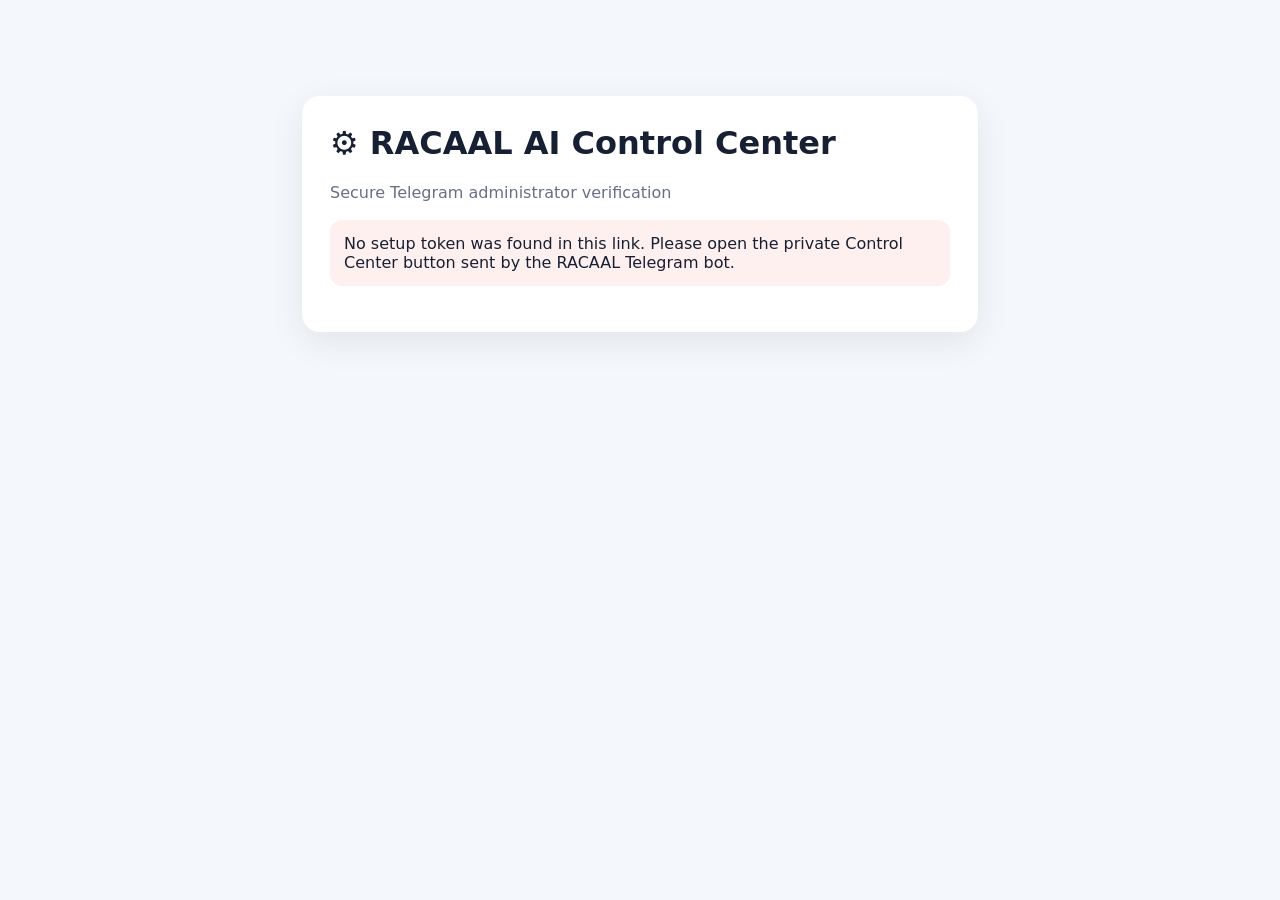
<file: frontend/setup.html>
<!doctype html>
<html lang="en">
<head>
  <meta charset="utf-8">
  <meta name="viewport" content="width=device-width, initial-scale=1">
  <title>RACAAL Control Center Setup</title>
  <style>
    body{font-family:system-ui,-apple-system,Segoe UI,sans-serif;background:#f4f7fb;margin:0;padding:24px;color:#172033}
    .card{max-width:620px;margin:8vh auto;background:#fff;border-radius:18px;padding:28px;box-shadow:0 10px 35px rgba(0,0,0,.08)}
    h1{margin-top:0}.status{padding:14px;border-radius:12px;background:#f0f3f8;margin:18px 0}
    .ok{background:#eaf8ef}.error{background:#fff0f0}.muted{color:#667085}
    button{border:0;border-radius:10px;padding:13px 18px;font-weight:700;cursor:pointer}
    .primary{background:#111827;color:#fff}.hidden{display:none}
    .group{font-size:16px;line-height:1.7}
  </style>
</head>
<body>
  <main class="card">
    <h1>⚙️ RACAAL AI Control Center</h1>
    <p class="muted">Secure Telegram administrator verification</p>
    <div id="status" class="status">Checking your secure setup link…</div>
    <div id="group" class="group hidden"></div>
    <button id="open" class="primary hidden">Open RACAAL Control Center</button>
  </main>

<script>
const API_BASE = "https://racaal-al-control.onrender.com";
const token = new URLSearchParams(location.search).get("token");
const statusBox = document.getElementById("status");
const groupBox = document.getElementById("group");
const openButton = document.getElementById("open");

function showError(message){
  statusBox.className = "status error";
  statusBox.textContent = message;
}

async function verify(){
  if(!token){
    showError("No setup token was found in this link. Please open the private Control Center button sent by the RACAAL Telegram bot.");
    return;
  }

  try{
    const response = await fetch(API_BASE + "/control/setup/verify", {
      method:"POST",
      headers:{"Content-Type":"application/json","Accept":"application/json"},
      body:JSON.stringify({token})
    });
    const data = await response.json();

    if(!response.ok || !data.success){
      showError(data.error || "Setup could not be verified.");
      return;
    }

    sessionStorage.setItem("racaal_control_session", data.session_token);

    statusBox.className = "status ok";
    statusBox.textContent = "✅ Telegram administrator verified. This group is now permanently linked to RACAAL Control Center.";

    const group = data.group || {};
    groupBox.classList.remove("hidden");
    groupBox.innerHTML =
      "<strong>Group:</strong> " + (group.group_title || "Telegram Group") +
      "<br><strong>Group ID:</strong> " + data.group_id +
      "<br><strong>Status:</strong> " + (group.connection_status || "connected");

    openButton.classList.remove("hidden");
    openButton.onclick = () => {
      location.href = "/control-center.html?group_id=" + encodeURIComponent(data.group_id);
    };
  }catch(error){
    showError("The RACAAL Control API could not be reached. Please try again.");
    console.error(error);
  }
}

verify();
</script>
</body>
</html>
</file>
<file: style.css>
* {
    box-sizing: border-box;
}

html {
    scroll-behavior: smooth;
}

body {
    margin: 0;
    font-family: Arial, Helvetica, sans-serif;
    background: #f7f8fa;
    color: #17202a;
    line-height: 1.6;
}

button {
    font-family: inherit;
    cursor: pointer;
}

a {
    text-decoration: none;
    color: inherit;
}


/* =========================
   TOP NAVIGATION
========================= */

.topbar {
    position: sticky;
    top: 0;
    z-index: 1000;

    display: flex;
    align-items: center;
    justify-content: space-between;

    padding: 16px 5%;

    background: rgba(255, 255, 255, 0.96);
    border-bottom: 1px solid #e5e7eb;
    backdrop-filter: blur(10px);
}

.logo {
    display: flex;
    align-items: center;
    gap: 10px;

    font-size: 20px;
    font-weight: 800;
    letter-spacing: 1px;
}

.logo-mark {
    width: 38px;
    height: 38px;

    display: flex;
    align-items: center;
    justify-content: center;

    border-radius: 10px;

    background: #17202a;
    color: white;

    font-weight: bold;
}

nav {
    display: flex;
    gap: 28px;
}

nav a {
    font-size: 14px;
    font-weight: 600;
    color: #4b5563;
}

nav a:hover {
    color: #17202a;
}

.top-actions {
    display: flex;
    gap: 10px;
}


/* =========================
   BUTTONS
========================= */

.primary-btn,
.secondary-btn,
.login-btn {
    border-radius: 8px;
    padding: 11px 18px;
    border: none;
    font-weight: 700;
}

.primary-btn {
    background: #17202a;
    color: white;
}

.primary-btn:hover {
    opacity: 0.9;
}

.secondary-btn {
    background: white;
    color: #17202a;
    border: 1px solid #d9dde3;
}

.login-btn {
    background: transparent;
    color: #17202a;
}


/* =========================
   HERO
========================= */

.hero {
    min-height: 650px;

    display: grid;
    grid-template-columns: 1.1fr 0.9fr;
    gap: 50px;
    align-items: center;

    padding: 80px 7%;

    background: white;
}

.hero-content {
    max-width: 700px;
}

.eyebrow {
    display: inline-block;

    margin-bottom: 15px;

    font-size: 12px;
    font-weight: 800;
    letter-spacing: 2px;

    color: #667085;
}

.hero h1 {
    margin: 0;

    font-size: clamp(42px, 6vw, 72px);
    line-height: 1.05;
}

.hero h1 span {
    display: block;
    color: #4b5563;
}

.hero p {
    max-width: 650px;

    margin: 25px 0;

    font-size: 18px;
    color: #667085;
}

.hero-buttons {
    display: flex;
    gap: 12px;
}

.hero-panel {
    display: flex;
    justify-content: center;
}

.ai-window {
    width: 100%;
    max-width: 430px;

    padding: 20px;

    border-radius: 18px;

    background: #17202a;
    color: white;

    box-shadow: 0 20px 60px rgba(0, 0, 0, 0.18);
}

.ai-header {
    display: flex;
    align-items: center;
    gap: 10px;

    padding-bottom: 15px;

    border-bottom: 1px solid rgba(255,255,255,0.15);
}

.ai-header span {
    margin-left: auto;
    font-size: 12px;
    color: #b8c0ca;
}

.status-dot {
    width: 9px;
    height: 9px;
    border-radius: 50%;
    background: #36c275;
}

.ai-message {
    margin: 25px 0;

    padding: 18px;

    border-radius: 12px;

    background: rgba(255,255,255,0.08);
}

.ai-options {
    display: grid;
    grid-template-columns: 1fr 1fr;
    gap: 10px;
}

.ai-options button {
    padding: 11px;

    border: 1px solid rgba(255,255,255,0.15);
    border-radius: 8px;

    background: rgba(255,255,255,0.06);
    color: white;
}


/* =========================
   GENERAL SECTIONS
========================= */

.section {
    padding: 90px 7%;
}

.section-heading {
    max-width: 750px;
    margin-bottom: 45px;
}

.section-heading h2 {
    margin: 0 0 15px;

    font-size: clamp(32px, 4vw, 48px);
    line-height: 1.15;
}

.section-heading p {
    color: #667085;
}


/* =========================
   PLATFORM
========================= */

.platform-grid {
    display: grid;
    grid-template-columns: repeat(4, 1fr);
    gap: 20px;
}

.platform-card {
    padding: 28px;

    min-height: 260px;

    border: 1px solid #e5e7eb;
    border-radius: 16px;

    background: white;
}

.platform-card.featured {
    border-color: #17202a;
}

.icon {
    font-size: 32px;
    margin-bottom: 20px;
}

.platform-card h3 {
    margin: 0 0 10px;
}

.platform-card p {
    color: #667085;
    min-height: 75px;
}

.platform-card button {
    margin-top: 15px;
    padding: 9px 13px;

    border: 1px solid #d9dde3;
    border-radius: 7px;

    background: white;
}


/* =========================
   TELEGRAM
========================= */

.telegram-section {
    background: #f1f3f5;
}

.telegram-layout {
    display: grid;
    grid-template-columns: 250px 1fr;
    gap: 20px;
}

.telegram-sidebar {
    padding: 18px;

    border-radius: 14px;

    background: #17202a;
    color: white;
}

.group-title {
    padding: 10px;

    font-size: 11px;
    letter-spacing: 1px;
    color: #aeb6c1;
}

.telegram-menu {
    display: block;
    width: 100%;

    margin: 4px 0;
    padding: 11px;

    text-align: left;

    border: none;
    border-radius: 7px;

    background: transparent;
    color: #d8dee6;
}

.telegram-menu:hover,
.telegram-menu.active {
    background: rgba(255,255,255,0.1);
    color: white;
}

.telegram-content {
    min-height: 600px;

    padding: 30px;

    border-radius: 14px;

    background: white;
    border: 1px solid #e5e7eb;
}

.tg-page {
    display: none;
}

.tg-page.active {
    display: block;
}

.tg-title-row {
    display: flex;
    justify-content: space-between;
    align-items: center;

    margin-bottom: 30px;
}

.tg-title-row h3,
.tg-page h3 {
    margin-top: 0;
    font-size: 26px;
}

.page-description {
    color: #667085;
}

.group-card {
    display: flex;
    align-items: center;
    gap: 18px;

    padding: 20px;

    border: 1px solid #e5e7eb;
    border-radius: 12px;
}

.group-avatar {
    width: 55px;
    height: 55px;

    display: flex;
    align-items: center;
    justify-content: center;

    border-radius: 50%;

    background: #17202a;
    color: white;

    font-size: 22px;
    font-weight: bold;
}

.group-info {
    flex: 1;
}

.group-info h4 {
    margin: 0;
}

.group-info p {
    margin: 5px 0;
    color: #667085;
}

.status {
    display: flex;
    align-items: center;
    gap: 7px;

    font-size: 12px;
    color: #667085;
}


/* =========================
   TELEGRAM SETTINGS
========================= */

.settings-grid {
    display: grid;
    grid-template-columns: 1fr 1fr;
    gap: 18px;
}

.setting-card {
    position: relative;

    padding: 22px;

    border: 1px solid #e5e7eb;
    border-radius: 12px;
}

.setting-card h4 {
    margin-top: 0;
}

.setting-card p {
    color: #667085;
}

.setting-card button {
    padding: 8px 13px;

    border: 1px solid #d9dde3;
    border-radius: 7px;

    background: white;
}

.switch {
    position: absolute;
    top: 22px;
    right: 22px;
}

.switch input {
    display: none;
}

.switch span {
    display: block;

    width: 45px;
    height: 24px;

    border-radius: 20px;

    background: #d1d5db;
}

.switch input:checked + span {
    background: #17202a;
}


/* =========================
   SETTINGS LIST
========================= */

.settings-list {
    display: grid;
    gap: 10px;
}

.settings-list div {
    display: flex;
    flex-direction: column;

    padding: 18px;

    border: 1px solid #e5e7eb;
    border-radius: 10px;
}

.settings-list span {
    color: #667085;
    font-size: 14px;
}


/* =========================
   COMMANDS
========================= */

.command-box {
    display: grid;
    grid-template-columns: 130px 1fr auto;
    align-items: center;
    gap: 15px;

    padding: 15px;

    border-bottom: 1px solid #e5e7eb;
}

.command-box code {
    font-weight: bold;
}

.command-box button {
    padding: 7px 12px;

    border: 1px solid #d9dde3;
    border-radius: 6px;

    background: white;
}


/* =========================
   POST WIZARD
========================= */

.wizard-box {
    padding: 20px;

    border: 1px solid #e5e7eb;
    border-radius: 12px;
}

.wizard-box textarea {
    width: 100%;
    min-height: 160px;

    padding: 15px;

    border: 1px solid #d9dde3;
    border-radius: 8px;

    resize: vertical;
}

.wizard-actions {
    display: flex;
    flex-wrap: wrap;
    gap: 8px;

    margin: 15px 0;
}

.wizard-actions button {
    padding: 8px 12px;

    border: 1px solid #d9dde3;
    border-radius: 7px;

    background: white;
}


/* =========================
   BUTTON BUILDER
========================= */

.button-builder {
    display: grid;
    gap: 12px;

    max-width: 600px;
}

.button-builder input {
    padding: 13px;

    border: 1px solid #d9dde3;
    border-radius: 8px;
}


/* =========================
   STATISTICS
========================= */

.statistics-grid {
    display: grid;
    grid-template-columns: repeat(4, 1fr);
    gap: 15px;
}

.statistics-grid div {
    padding: 25px;

    border: 1px solid #e5e7eb;
    border-radius: 12px;

    text-align: center;
}

.statistics-grid strong {
    display: block;
    font-size: 32px;
}

.statistics-grid span {
    color: #667085;
}


/* =========================
   SERVICES
========================= */

.service-grid {
    display: grid;
    grid-template-columns: repeat(4, 1fr);
    gap: 18px;
}

.service-card {
    padding: 25px;

    border: 1px solid #e5e7eb;
    border-radius: 14px;

    background: white;
}

.service-card > div {
    font-size: 30px;
}

.service-card h3 {
    margin-bottom: 8px;
}

.service-card p {
    min-height: 70px;
    color: #667085;
}

.service-card button {
    padding: 8px 12px;

    border: 1px solid #d9dde3;
    border-radius: 7px;

    background: white;
}


/* =========================
   COMMUNITY
========================= */

.community-section {
    padding: 100px 7%;

    background: #17202a;
    color: white;
}

.community-section p {
    max-width: 700px;
    color: #c5cbd3;
}


/* =========================
   ABOUT
========================= */

.about-section {
    background: white;
}


/* =========================
   FOOTER
========================= */

footer {
    padding: 50px 7% 25px;

    background: #10161c;
    color: white;
}

.footer-content {
    display: grid;
    grid-template-columns: 2fr 1fr 1fr;
    gap: 40px;
}

.footer-content h4 {
    margin-bottom: 10px;
}

.footer-content a {
    display: block;

    margin: 6px 0;

    color: #aeb6c1;
}

.footer-content p {
    color: #aeb6c1;
}

.copyright {
    margin-top: 40px;
    padding-top: 20px;

    border-top: 1px solid rgba(255,255,255,0.1);

    color: #8d96a1;
    font-size: 13px;
}


/* =========================
   RESPONSIVE
========================= */

@media (max-width: 1000px) {

    nav {
        display: none;
    }

    .hero {
        grid-template-columns: 1fr;
    }

    .platform-grid {
        grid-template-columns: 1fr 1fr;
    }

    .service-grid {
        grid-template-columns: 1fr 1fr;
    }

    .telegram-layout {
        grid-template-columns: 1fr;
    }

    .telegram-sidebar {
        display: grid;
        grid-template-columns: 1fr 1fr;
        gap: 4px;
    }

    .group-title {
        grid-column: 1 / -1;
    }

    .statistics-grid {
        grid-template-columns: 1fr 1fr;
    }
}


@media (max-width: 650px) {

    .topbar {
        padding: 12px 18px;
    }

    .top-actions .login-btn {
        display: none;
    }

    .hero {
        padding: 60px 20px;
    }

    .section {
        padding: 60px 20px;
    }

    .hero h1 {
        font-size: 42px;
    }

    .hero-buttons {
        flex-direction: column;
    }

    .platform-grid,
    .service-grid,
    .settings-grid {
        grid-template-columns: 1fr;
    }

    .telegram-content {
        padding: 20px;
    }

    .telegram-sidebar {
        grid-template-columns: 1fr;
    }

    .tg-title-row {
        align-items: flex-start;
        flex-direction: column;
        gap: 15px;
    }

    .group-card {
        align-items: flex-start;
        flex-direction: column;
    }

    .command-box {
        grid-template-columns: 1fr;
    }

    .statistics-grid {
        grid-template-columns: 1fr 1fr;
    }

    .footer-content {
        grid-template-columns: 1fr;
    }
      }
</file>
<file: frontend/control-center.css>
/* RACAAL Control Center — responsive layout and complete theme tokens. */
:root {
  color-scheme: dark;
  --accent: #4388ff;
  --accent-strong: #2463eb;
  --accent-soft: rgba(67, 136, 255, .16);
  --accent-contrast: #ffffff;
  --page-bg: #0b1020;
  --surface: #121a2c;
  --surface-raised: #172238;
  --surface-muted: #0e1729;
  --text: #eef3ff;
  --text-muted: #a5b2c8;
  --border: #28364f;
  --input-bg: #0c1425;
  --success: #35c58b;
  --danger: #f16b78;
  --shadow: 0 14px 36px rgba(0,0,0,.18);
  --radius: 18px;
  --sidebar-width: 270px;
  font-family: Inter, ui-sans-serif, system-ui, -apple-system, BlinkMacSystemFont, "Segoe UI", sans-serif;
  background: var(--page-bg);
  color: var(--text);
  scroll-behavior: smooth;
}
:root[data-theme="blue"] { --accent:#4388ff; --accent-strong:#2463eb; --accent-soft:rgba(67,136,255,.17); }
:root[data-theme="green"] { --accent:#32c48d; --accent-strong:#159768; --accent-soft:rgba(50,196,141,.17); }
:root[data-theme="light-green"] { --accent:#9bdc65; --accent-strong:#5d9f25; --accent-soft:rgba(155,220,101,.19); --accent-contrast:#14220c; }
:root[data-theme="yellow"] { --accent:#f4c542; --accent-strong:#c69212; --accent-soft:rgba(244,197,66,.18); --accent-contrast:#171717; }
:root[data-theme="orange"] { --accent:#ff8a3d; --accent-strong:#e7681b; --accent-soft:rgba(255,138,61,.17); }
:root[data-theme="indigo"] { --accent:#7c83ff; --accent-strong:#555be7; --accent-soft:rgba(124,131,255,.18); }
:root[data-theme="purple"] { --accent:#b07aff; --accent-strong:#8a4de0; --accent-soft:rgba(176,122,255,.18); }
:root[data-theme="red"] { --accent:#ff6577; --accent-strong:#df344b; --accent-soft:rgba(255,101,119,.17); }
:root[data-theme="teal"] { --accent:#2dd4bf; --accent-strong:#0f9f91; --accent-soft:rgba(45,212,191,.17); --accent-contrast:#062c2a; }
:root[data-theme="cyan"] { --accent:#38c9f4; --accent-strong:#0897c4; --accent-soft:rgba(56,201,244,.17); --accent-contrast:#062531; }
:root[data-mode="light"] {
  color-scheme: light;
  --page-bg:#f3f6fb;
  --surface:#ffffff;
  --surface-raised:#f8faff;
  --surface-muted:#edf2f9;
  --text:#172033;
  --text-muted:#66748b;
  --border:#dce4f0;
  --input-bg:#ffffff;
  --shadow:0 12px 30px rgba(29,45,75,.08);
}
* { box-sizing: border-box; }
html { min-width: 320px; background: var(--page-bg); scroll-padding-top: 90px; }
body { margin: 0; min-height: 100vh; background: var(--page-bg); color: var(--text); transition: background-color .18s ease, color .18s ease; }
button, input, textarea, select { font: inherit; }
button, a, input, textarea, select { -webkit-tap-highlight-color: transparent; }
button { cursor: pointer; }
button:disabled { opacity: .6; cursor: not-allowed; }
a { color: var(--accent); }
:focus-visible { outline: 3px solid var(--accent); outline-offset: 3px; }
.topbar { position: sticky; top: 0; z-index: 50; min-height: 76px; display:flex; align-items:center; justify-content:space-between; gap:18px; padding:14px 26px; background:color-mix(in srgb, var(--surface) 94%, transparent); border-bottom:1px solid var(--border); backdrop-filter: blur(16px); }
.topbar-brand { min-width:0; }
.brand { font-weight:900; font-size:1.22rem; letter-spacing:.14em; color:var(--accent); }
.subtitle { color:var(--text-muted); font-size:.82rem; margin-top:3px; }
.status { display:flex; align-items:center; gap:9px; color:var(--text-muted); font-size:.86rem; white-space:nowrap; }
.status span, .status-dot { display:inline-block; width:9px; height:9px; border-radius:50%; background:var(--success); box-shadow:0 0 0 4px color-mix(in srgb, var(--success) 15%, transparent); }
.menu-toggle { display:inline-grid; place-items:center; flex:0 0 42px; width:42px; height:42px; border:1px solid var(--border); border-radius:12px; color:var(--text); background:var(--surface-raised); font-size:1.25rem; }
.app-shell { display:block; min-height:calc(100vh - 76px); }
.sidebar { position:fixed; left:0; top:0; bottom:0; width:min(var(--sidebar-width), 88vw); height:100dvh; overflow-y:auto; padding:20px 14px 16px; background:var(--surface); border-right:1px solid var(--border); display:flex; flex-direction:column; gap:18px; z-index:100; transform:translateX(-105%); transition:transform .22s ease; box-shadow:var(--shadow); }
body.sidebar-open .sidebar { transform:translateX(0); }
.sidebar-heading { display:flex; align-items:center; gap:11px; padding:3px 8px 14px; border-bottom:1px solid var(--border); }
.sidebar-mark { display:grid; place-items:center; width:39px; height:39px; flex:0 0 39px; border-radius:13px; background:var(--accent-soft); color:var(--accent); font-weight:900; font-size:1.2rem; }
.sidebar-heading strong { display:block; font-size:1rem; }
.sidebar-heading small { display:block; margin-top:3px; color:var(--text-muted); font-size:.74rem; }
.sidebar-nav { display:flex; flex-direction:column; gap:5px; }
.sidebar-link { display:flex; align-items:center; gap:11px; min-height:43px; padding:10px 11px; border:1px solid transparent; border-radius:12px; color:var(--text-muted); text-decoration:none; font-size:.87rem; line-height:1.3; transition:background .15s ease, color .15s ease, border-color .15s ease; }
.sidebar-link:hover { color:var(--text); background:var(--surface-raised); }
.sidebar-link.active { color:var(--accent); background:var(--accent-soft); border-color:color-mix(in srgb, var(--accent) 32%, transparent); font-weight:750; }
.nav-icon { width:25px; flex:0 0 25px; text-align:center; font-size:1rem; }
.nav-label { min-width:0; overflow-wrap:anywhere; }
.sidebar-footer { display:flex; align-items:center; gap:9px; margin-top:auto; padding:13px 9px 4px; border-top:1px solid var(--border); color:var(--text-muted); font-size:.73rem; }
.sidebar-backdrop { display:none; }
.sidebar-backdrop:not([hidden]) { display:block; position:fixed; inset:0; background:rgba(3,8,20,.58); z-index:90; }
.page { width:100%; min-width:0; max-width:1500px; margin:0 auto; padding:26px clamp(16px, 3vw, 42px) 56px; }
.section-card, .group-card { min-width:0; margin:0 0 20px; padding:clamp(18px, 2.2vw, 28px); background:var(--surface); border:1px solid var(--border); border-radius:var(--radius); box-shadow:var(--shadow); scroll-margin-top:96px; }
.group-card { display:flex; align-items:center; justify-content:space-between; gap:20px; background:linear-gradient(125deg, var(--accent-soft), var(--surface) 66%); border-color:color-mix(in srgb, var(--accent) 36%, var(--border)); }
.group-card small { color:var(--accent); font-weight:800; letter-spacing:.11em; }
.group-card h1 { margin:8px 0 5px; font-size:clamp(1.35rem, 3vw, 2rem); overflow-wrap:anywhere; }
.group-card p { color:var(--text-muted); margin:0; font-size:.88rem; }
.section-title { display:flex; align-items:flex-start; gap:13px; margin-bottom:20px; }
.section-title > span { display:grid; place-items:center; width:42px; height:42px; flex:0 0 42px; border-radius:13px; background:var(--accent-soft); color:var(--accent); font-size:1.25rem; }
.section-title h2 { margin:0; font-size:clamp(1.05rem, 2vw, 1.32rem); line-height:1.35; }
.section-title p { margin:6px 0 0; color:var(--text-muted); font-size:.9rem; line-height:1.55; }
h3 { margin:0 0 10px; font-size:1.02rem; }
p, li { line-height:1.6; }
.helper-text, small { color:var(--text-muted); }
.theme-swatches { display:flex; flex-wrap:wrap; gap:10px; margin:16px 0 20px; }
.theme-swatch { display:inline-flex; align-items:center; gap:8px; padding:9px 12px; border:1px solid var(--border); border-radius:12px; color:var(--text); background:var(--surface-raised); font-size:.88rem; }
.theme-swatch:hover, .theme-swatch[aria-pressed="true"] { border-color:var(--accent); background:var(--accent-soft); color:var(--text); }
.theme-swatch[aria-pressed="true"] { box-shadow:inset 0 0 0 1px var(--accent); }
.swatch-dot { width:13px; height:13px; border-radius:50%; display:inline-block; background:var(--swatch); }
.swatch-dot.blue{--swatch:#4388ff}.swatch-dot.green{--swatch:#32c48d}.swatch-dot.light-green{--swatch:#9bdc65}.swatch-dot.yellow{--swatch:#f4c542}.swatch-dot.orange{--swatch:#ff8a3d}.swatch-dot.indigo{--swatch:#7c83ff}.swatch-dot.purple{--swatch:#b07aff}.swatch-dot.red{--swatch:#ff6577}.swatch-dot.teal{--swatch:#2dd4bf}.swatch-dot.cyan{--swatch:#38c9f4}
.mode-toggle { display:flex; align-items:center; justify-content:space-between; gap:18px; max-width:440px; font-weight:650; }
input:not([type="checkbox"]):not([type="radio"]), textarea, select { width:100%; min-width:0; padding:11px 12px; border:1px solid var(--border); border-radius:10px; color:var(--text); background:var(--input-bg); outline:none; }
input:focus, textarea:focus, select:focus { border-color:var(--accent); box-shadow:0 0 0 3px var(--accent-soft); }
input[type="checkbox"], input[type="radio"] { accent-color:var(--accent); width:18px; height:18px; flex:0 0 auto; }
textarea { resize:vertical; line-height:1.5; }
label { color:var(--text); }
label:not(.mode-toggle) { min-width:0; }
.grid, .settings-grid, .bible-settings { display:grid; grid-template-columns:repeat(2, minmax(0,1fr)); gap:14px; }
label.toggle, .toggle { display:flex; align-items:center; justify-content:space-between; gap:14px; padding:12px 14px; border:1px solid var(--border); border-radius:12px; background:var(--surface-raised); }
label.toggle span { line-height:1.4; }
button.primary, .primary, button.secondary, .secondary, .save-bottom { display:inline-flex; align-items:center; justify-content:center; gap:8px; min-height:42px; padding:10px 16px; border-radius:11px; font-weight:750; border:1px solid transparent; transition:transform .12s ease, background .12s ease, border-color .12s ease; }
button.primary, .primary, .save-bottom { background:var(--accent); color:var(--accent-contrast); border-color:var(--accent); }
:root[data-theme="yellow"] button.primary, :root[data-theme="yellow"] .primary, :root[data-theme="yellow"] .save-bottom { color:#171717; }
button.primary:hover, .primary:hover, .save-bottom:hover { background:var(--accent-strong); border-color:var(--accent-strong); }
button.secondary, .secondary { color:var(--text); background:var(--surface-raised); border-color:var(--border); }
button.secondary:hover, .secondary:hover { border-color:var(--accent); background:var(--accent-soft); }
button:active { transform:translateY(1px); }
.save-bottom { display:flex; width:100%; margin:22px 0 0; min-height:50px; }
.connection-box { padding:17px; background:var(--surface-raised); border:1px solid var(--border); border-radius:14px; }
.connection-box ol { padding-left:22px; }
.connection-box li { margin:7px 0; }
.connection-note, .telegram-status { display:flex; flex-wrap:wrap; gap:7px; margin:14px 0; padding:12px 14px; border-radius:10px; background:var(--accent-soft); line-height:1.5; }
.message { position:sticky; top:84px; z-index:45; margin:0 0 16px; padding:13px 15px; border:1px solid color-mix(in srgb, var(--success) 45%, var(--border)); border-radius:12px; background:var(--surface-raised); color:var(--text); box-shadow:var(--shadow); }
.message.error { border-color:color-mix(in srgb, var(--danger) 65%, var(--border)); }
.premium { border-color:color-mix(in srgb, var(--accent) 45%, var(--border)); }
.schedule-item { background:var(--surface-raised)!important; border-color:var(--border)!important; border-radius:12px!important; }
hr { border:0; border-top:1px solid var(--border); }
#telegramGroups > div { background:var(--surface-raised); border-color:var(--border)!important; }
#telegramGroups p { color:var(--text-muted); }
[hidden] { display:none!important; }
@media (min-width: 1500px) { .page { padding-left:42px; padding-right:42px; } }
@media (max-width: 900px) {
  :root { --sidebar-width:260px; }
  .app-shell { display:block; }
  .topbar { justify-content:flex-start; padding:12px 16px; }
  .topbar-brand { flex:1; }
  .status { font-size:.78rem; }
  .page { padding:18px 14px 40px; }
  .group-card { align-items:flex-start; }
}
@media (max-width: 600px) {
  .topbar { min-height:66px; gap:11px; }
  .brand { font-size:1.05rem; }
  .subtitle { font-size:.73rem; }
  .status { gap:6px; font-size:.7rem; }
  .section-card, .group-card { padding:17px; border-radius:15px; margin-bottom:15px; }
  .section-title { gap:10px; margin-bottom:16px; }
  .section-title > span { width:37px; height:37px; flex-basis:37px; border-radius:11px; }
  .grid, .settings-grid, .bible-settings { grid-template-columns:minmax(0,1fr); }
  .group-card { flex-direction:column; }
  .group-card .primary { width:100%; }
  .theme-swatches { gap:7px; }
  .theme-swatch { padding:8px 10px; font-size:.82rem; }
  .mode-toggle { align-items:flex-start; flex-direction:column; gap:8px; }
  .mode-toggle select { max-width:none; }
}
@media (prefers-reduced-motion: reduce) { *, *::before, *::after { scroll-behavior:auto!important; transition:none!important; } }

:root[data-theme="white"] { --accent:#ffffff; --accent-strong:#e5eaf2; --accent-soft:rgba(255,255,255,.14); --accent-contrast:#172033; }
:root[data-theme="white"][data-mode="light"] { --accent:#ffffff; --accent-strong:#e5eaf2; --accent-soft:rgba(23,32,51,.07); --accent-contrast:#172033; }
.swatch-dot.white { --swatch:#ffffff; border:1px solid #aab4c5; }
.ai-welcome-card { border-color:color-mix(in srgb,var(--accent) 45%,var(--border)); background:linear-gradient(120deg,var(--accent-soft),var(--surface) 70%); }
.referral-box { margin-top:18px; }
.action-row { display:flex; flex-wrap:wrap; gap:10px; align-items:center; }

/* Additional requested dashboard accent colours. Mode remains independently dark/light. */
:root[data-theme="pink"] { --accent:#f472b6; --accent-strong:#db2777; --accent-soft:rgba(244,114,182,.18); }
:root[data-theme="emerald"] { --accent:#10b981; --accent-strong:#047857; --accent-soft:rgba(16,185,129,.18); }
:root[data-theme="rose"] { --accent:#fb7185; --accent-strong:#e11d48; --accent-soft:rgba(251,113,133,.18); }
.swatch-dot.pink { --swatch:#f472b6; }
.swatch-dot.emerald { --swatch:#10b981; }
.swatch-dot.rose { --swatch:#fb7185; }
</file>
